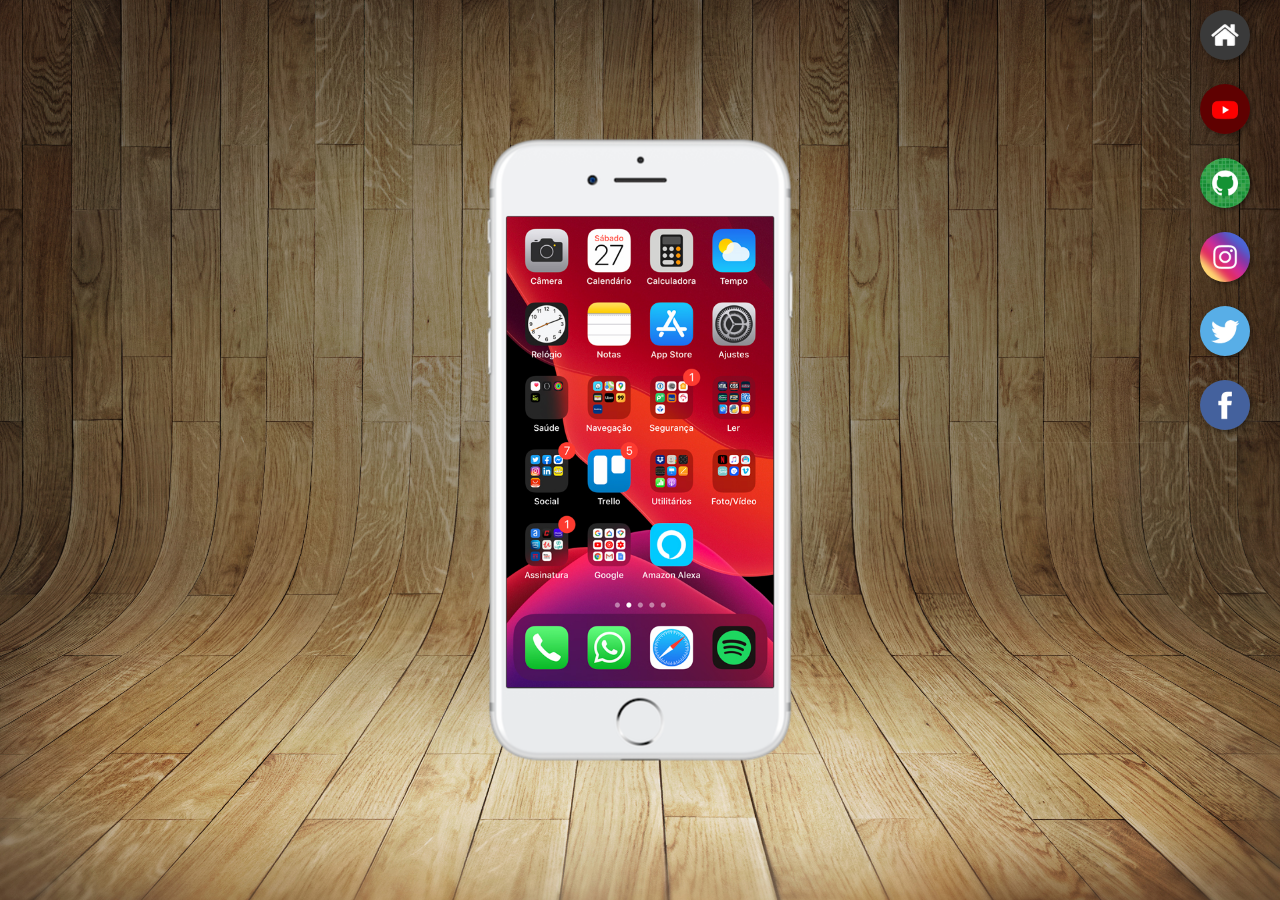
<file: index.html>
<!DOCTYPE html>
<html lang="pt-br">
<head>
    <meta charset="UTF-8">
    <meta name="viewport" content="width=device-width, initial-scale=1.0">
    <title>Projeto Redes Sociais</title>
    <link rel="shortcut icon" href="favicon.ico" type="image/x-icon">
    <link rel="stylesheet" href="estilos/style.css">
</head>
<body>
    <main>
        <section id="telefone">
            <iframe src="home.html"  name="tela" id="tela" frameborder="0">
                Seu Navegador não é compatível com isso.
            </iframe>
                
        </section>
        <section id="redes-sociais">
            <a href="home.htmls" target="tela"><img src="imagens/logo-home.jpg" alt="Home"></a> <br>
            <a href="youtube.html" target="tela"><img src="imagens/logo-youtube.jpg" alt="You Tube"></a> <br>
            <a href="github.html" target="tela"><img src="imagens/logo-github.jpg" alt="GitHub"></a> <br>
            <a href="instagram.html" target="tela"><img src="imagens/logo-instagram.jpg" alt="Instragem"></a> <br>
            <a href="twitter.html" target="tela"><img src="imagens/logo-twitter.jpg" alt="Twitter"></a> <br>
            <a href="facebook.html" target="tela"><img src="imagens/logo-facebook.jpg" alt="Facebook"></a>
        </section>
    </main>
</body>
</html>
</file>
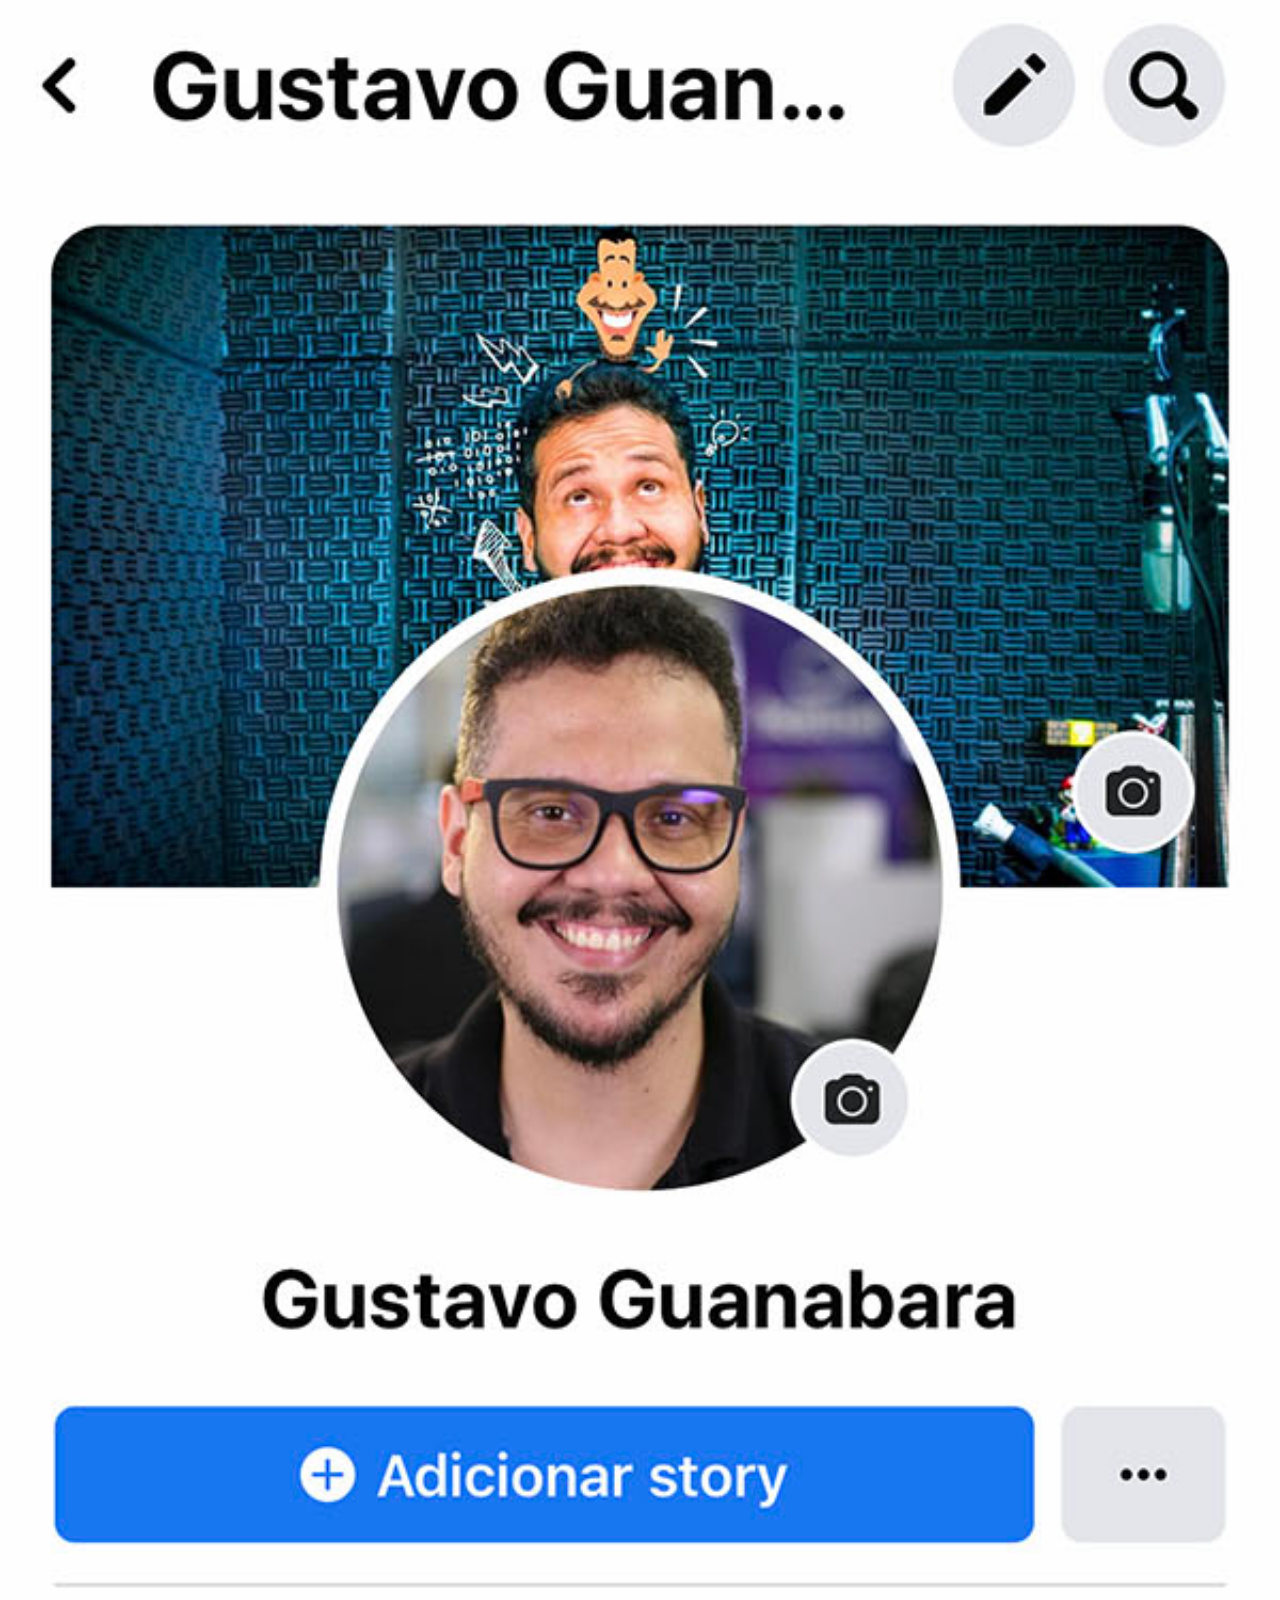
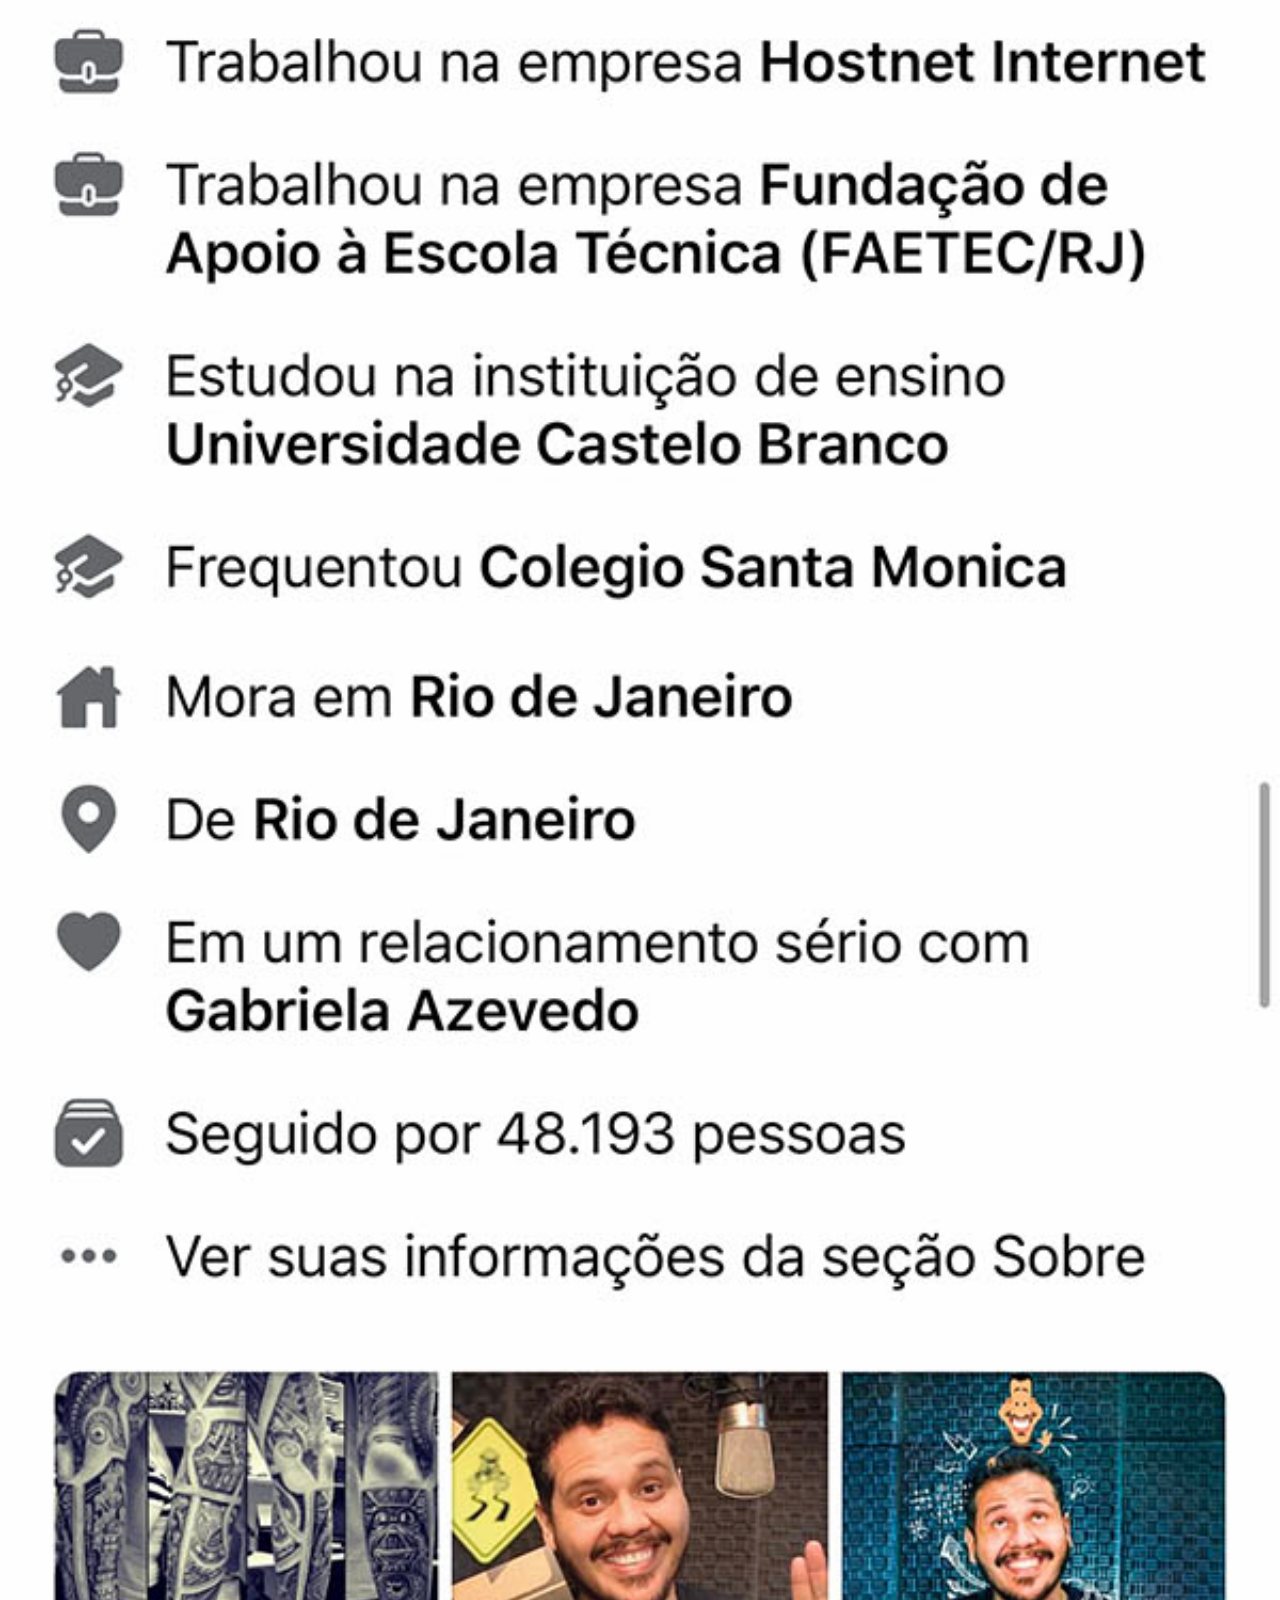
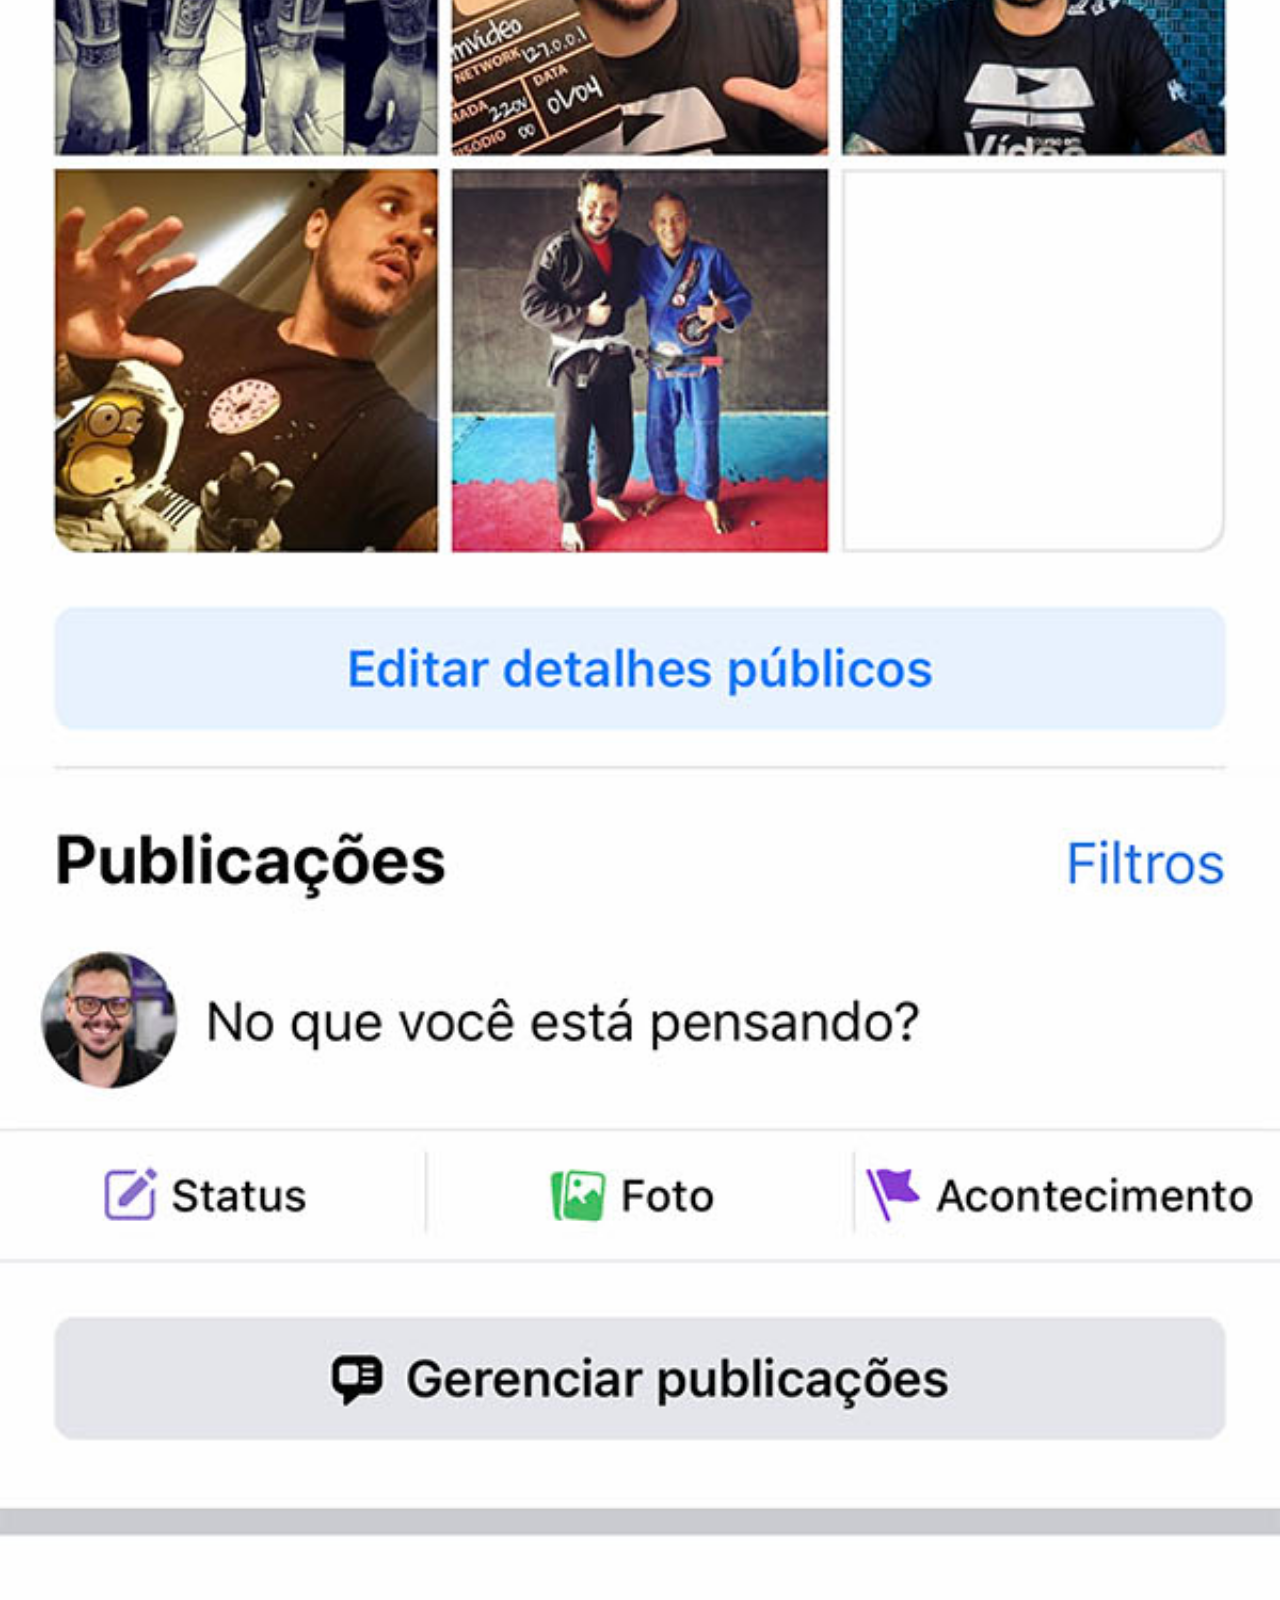
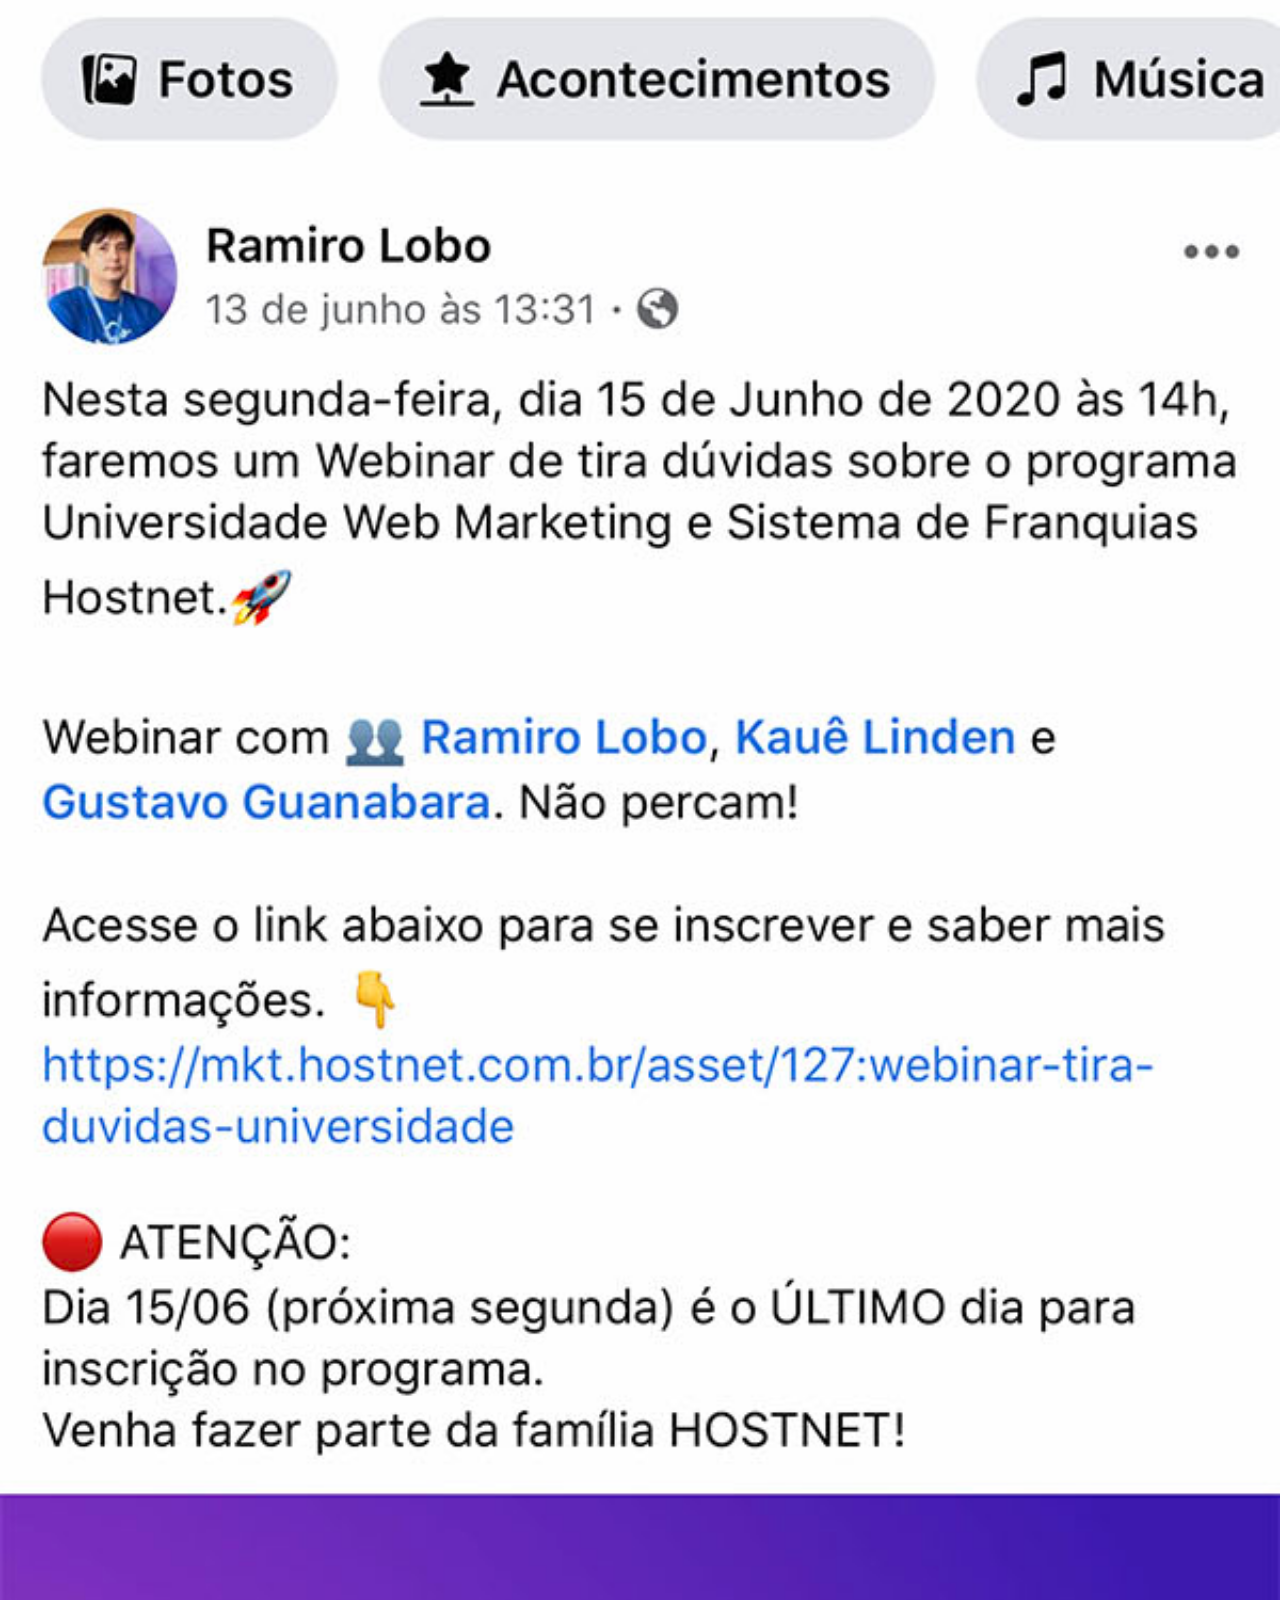
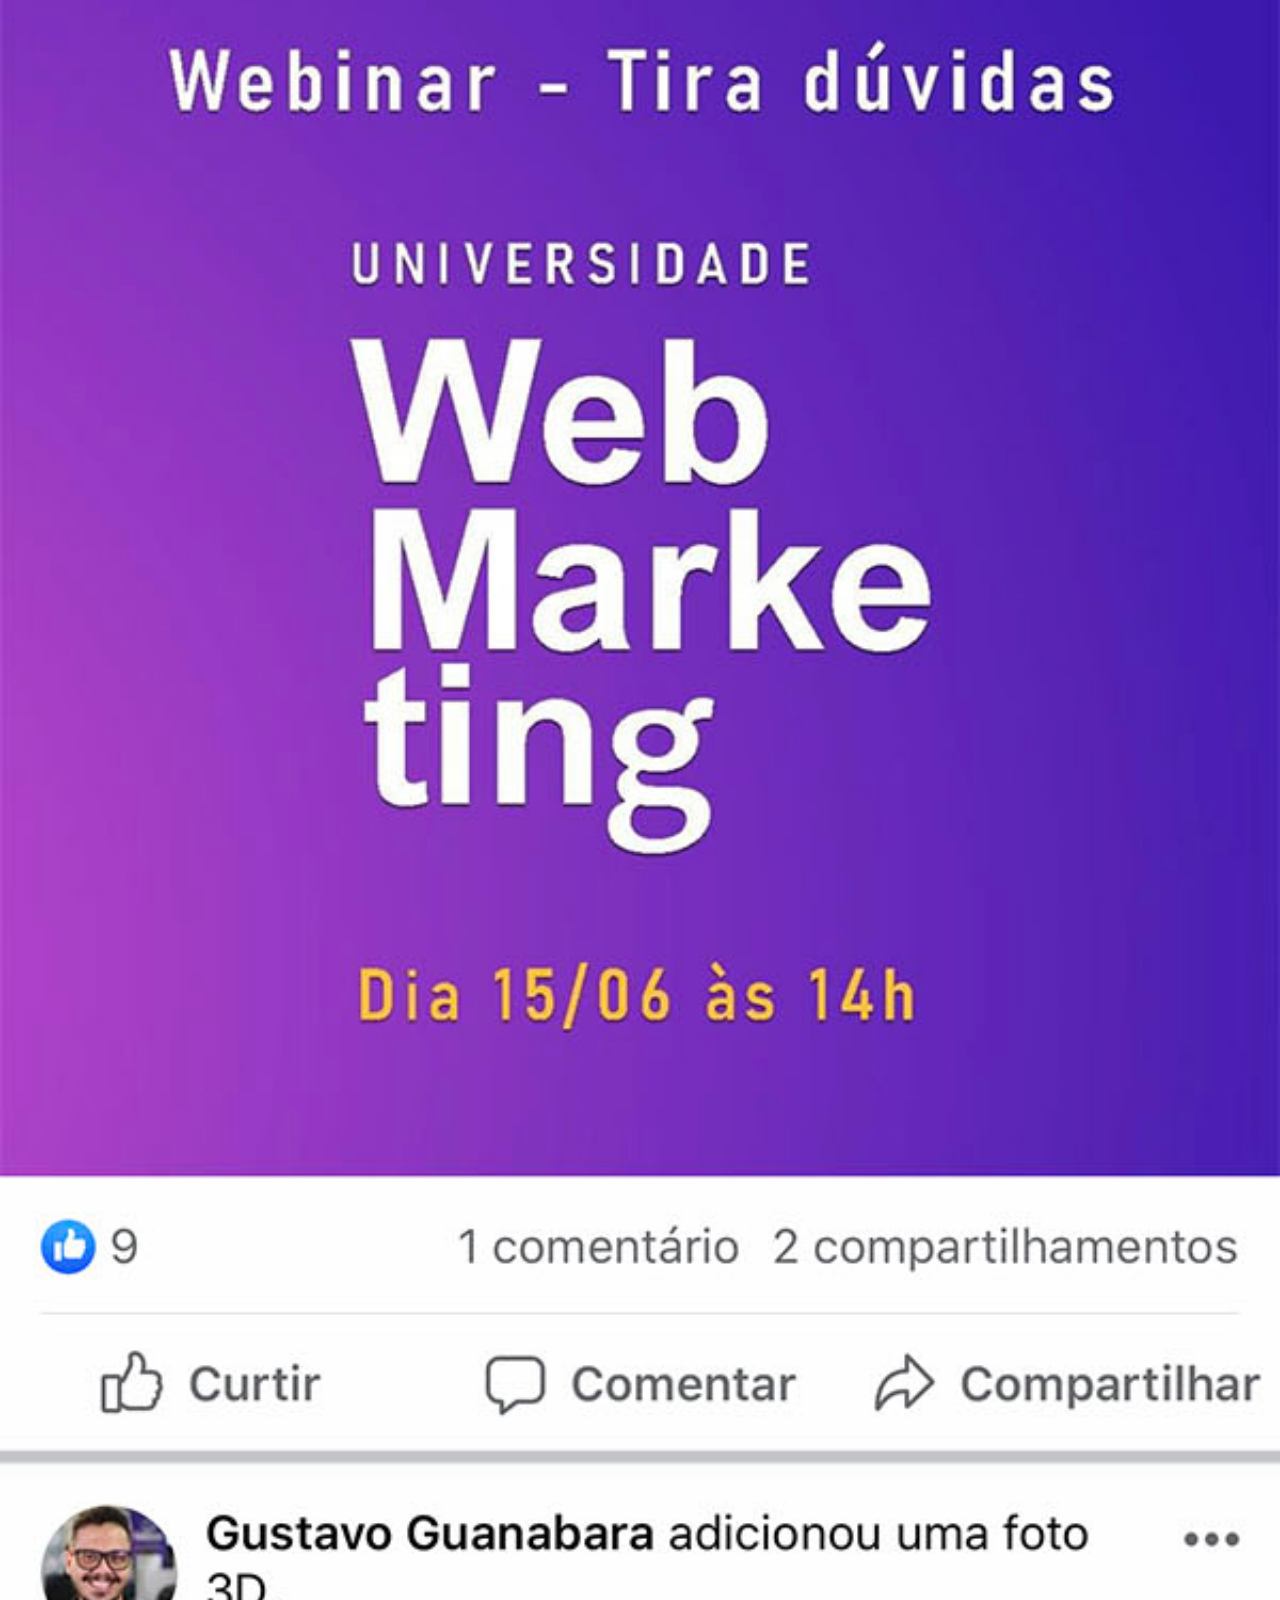
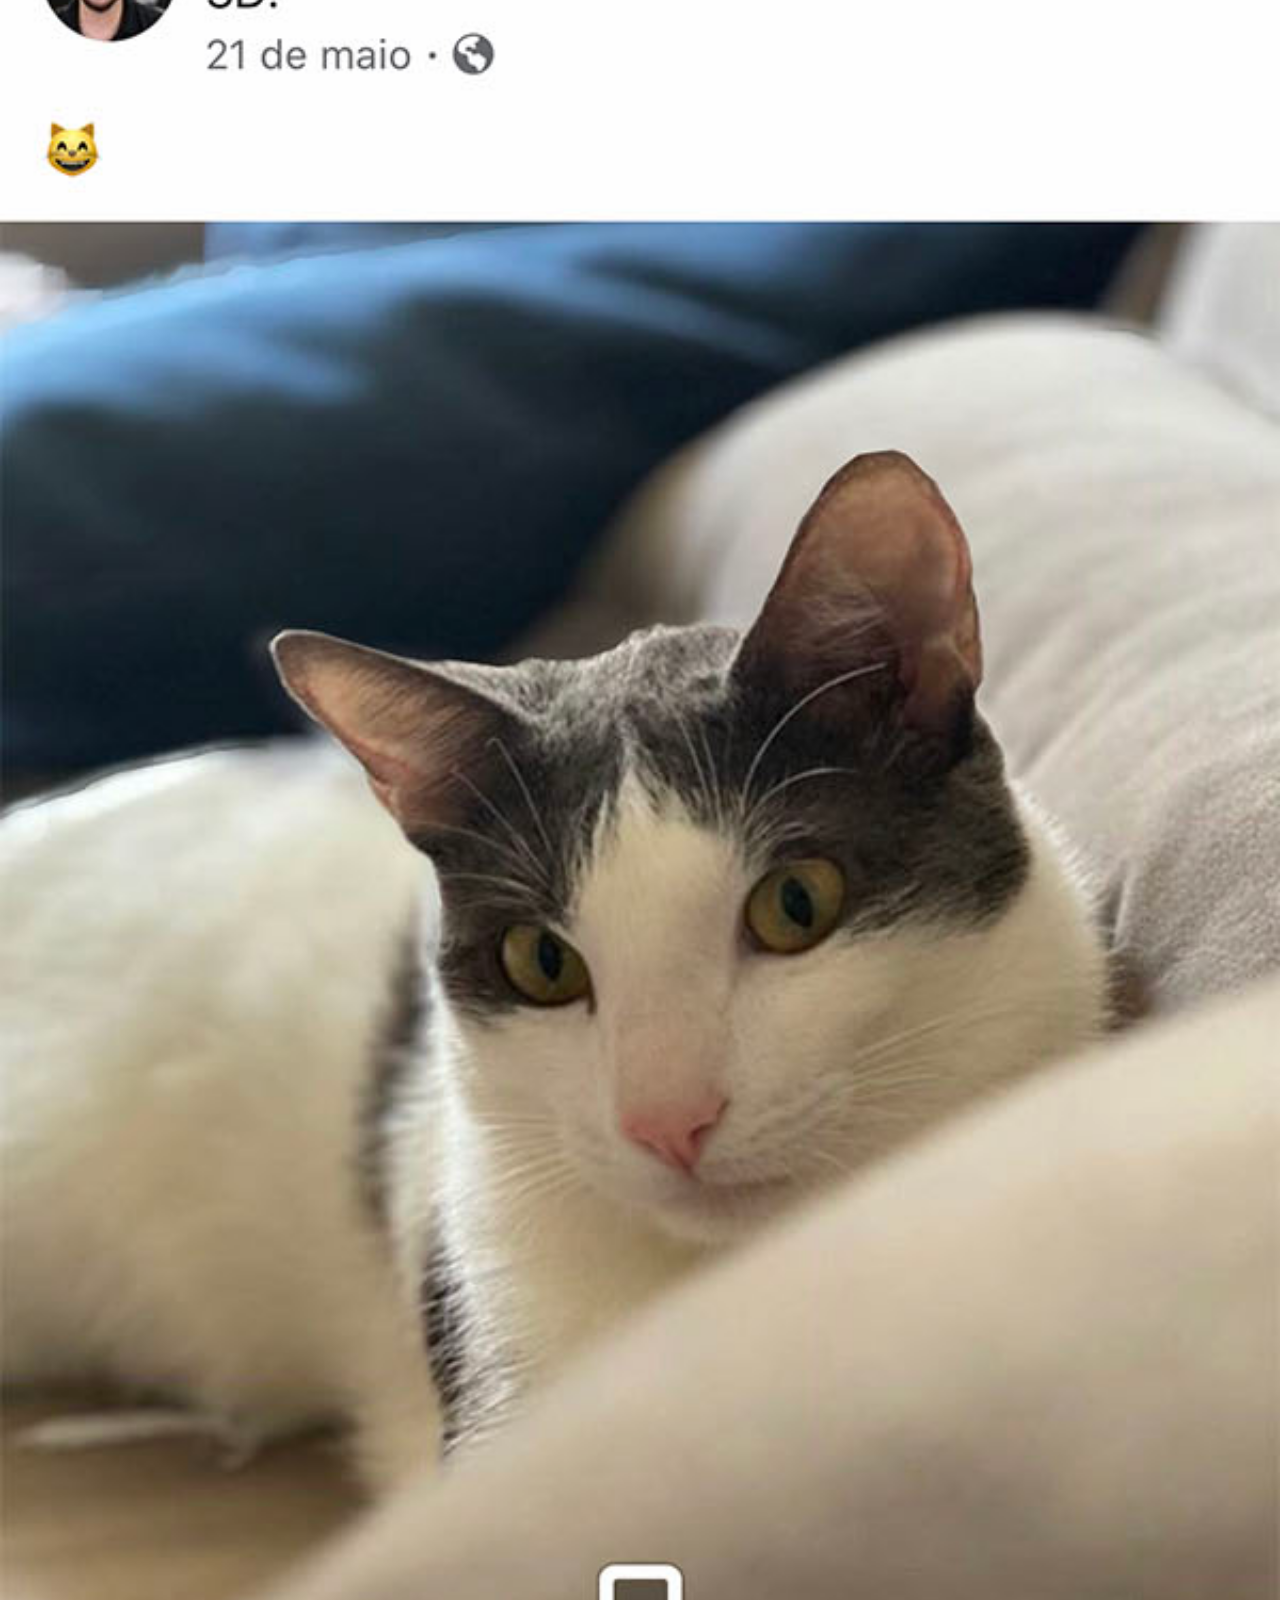
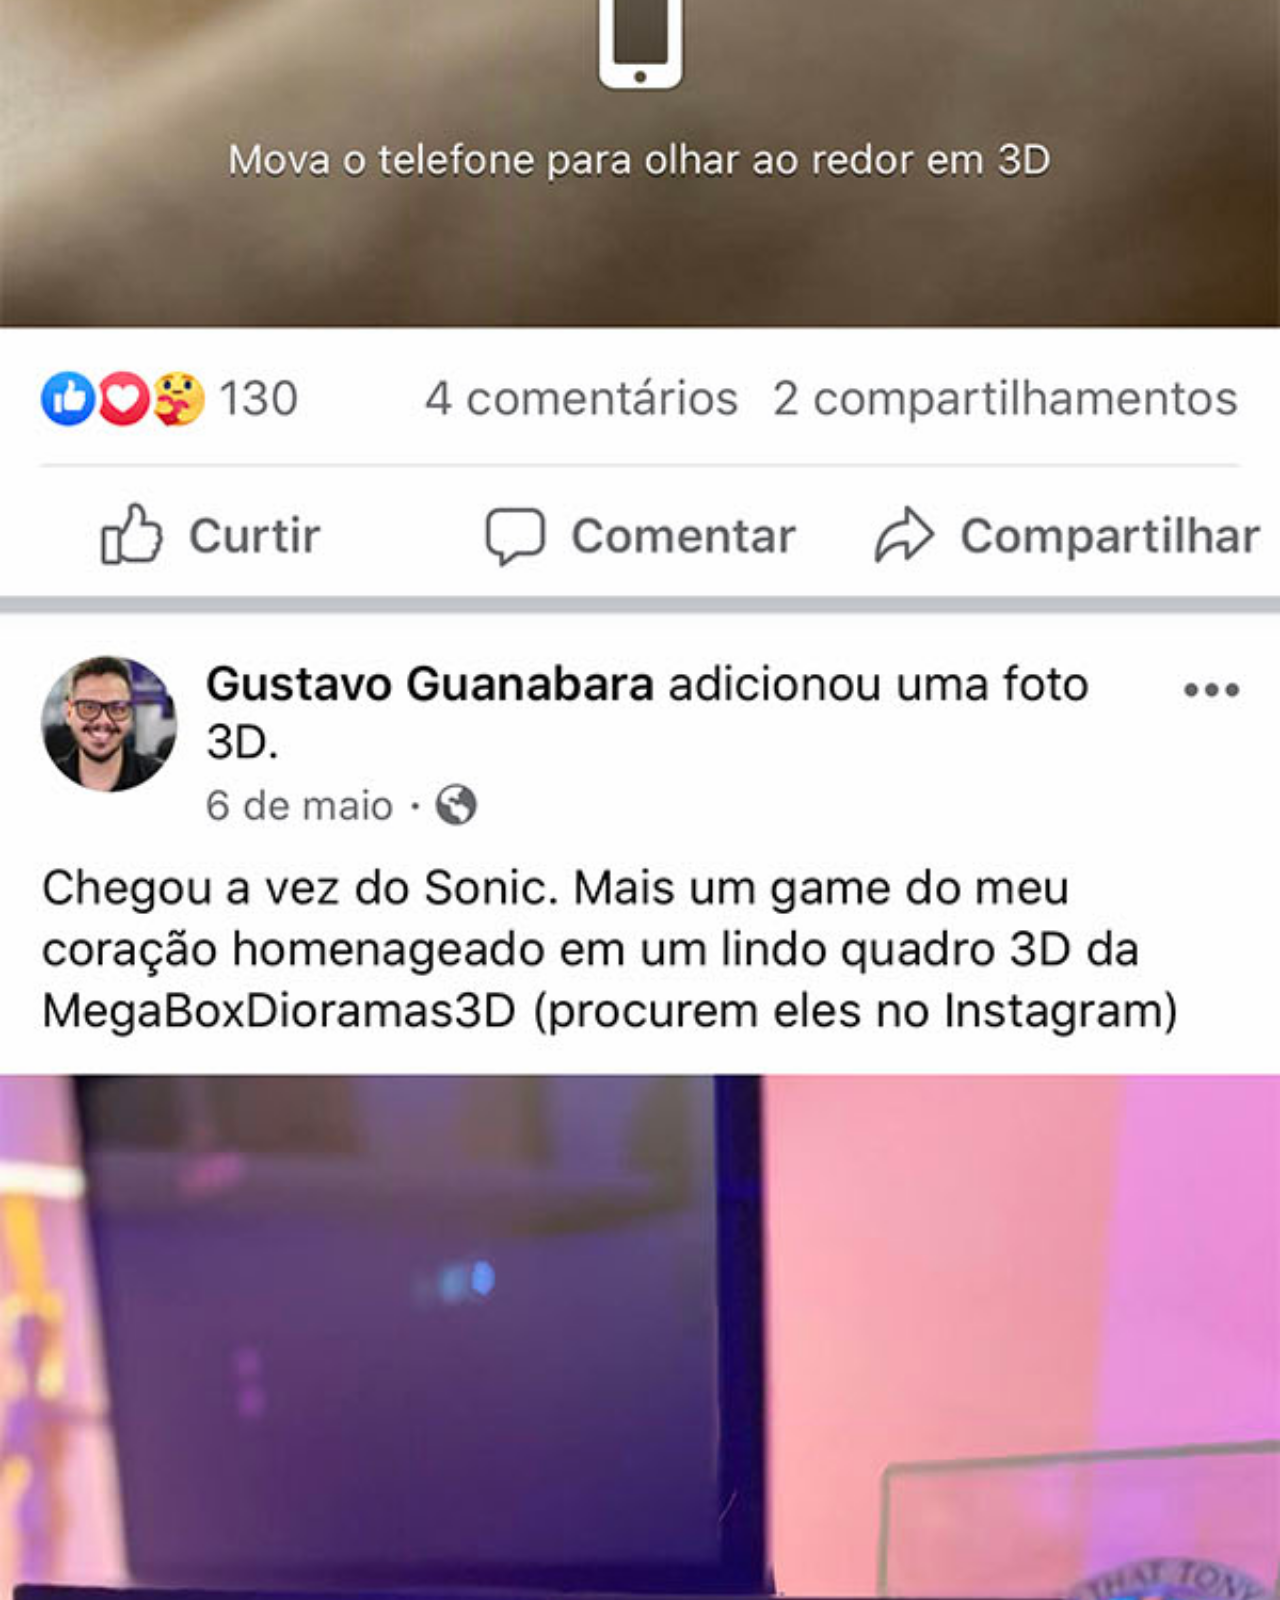
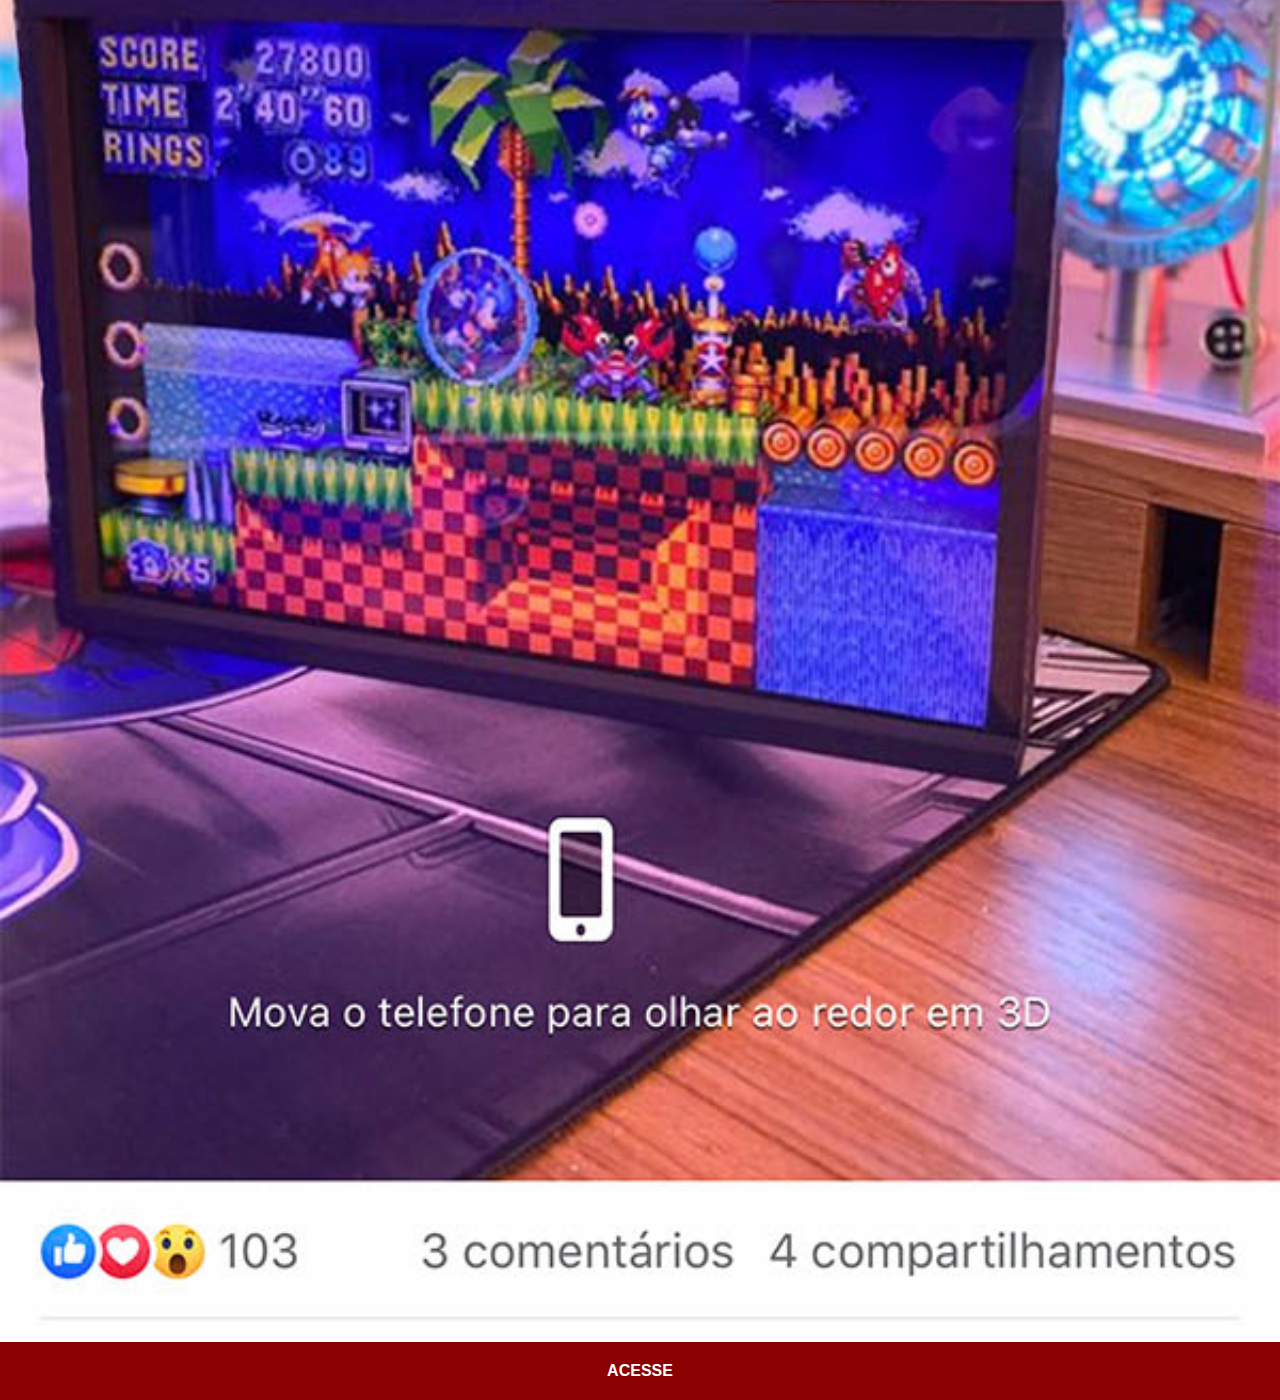
<file: facebook.html>
<!DOCTYPE html>
<html lang="pt-br">
<head>
    <meta charset="UTF-8">
    <meta name="viewport" content="width=device-width, initial-scale=1.0">
    <title>Facebook</title>
    <link rel="stylesheet" href="estilos/social.css">
</head>
<body>
    <img src="imagens/tela-facebook.jpg" alt="Facebook">
    <a href="https://www.facebook.com/gustavoguanabara/?locale=pt_BR" target="_blank">ACESSE</a>
</body>
</html>
</file>
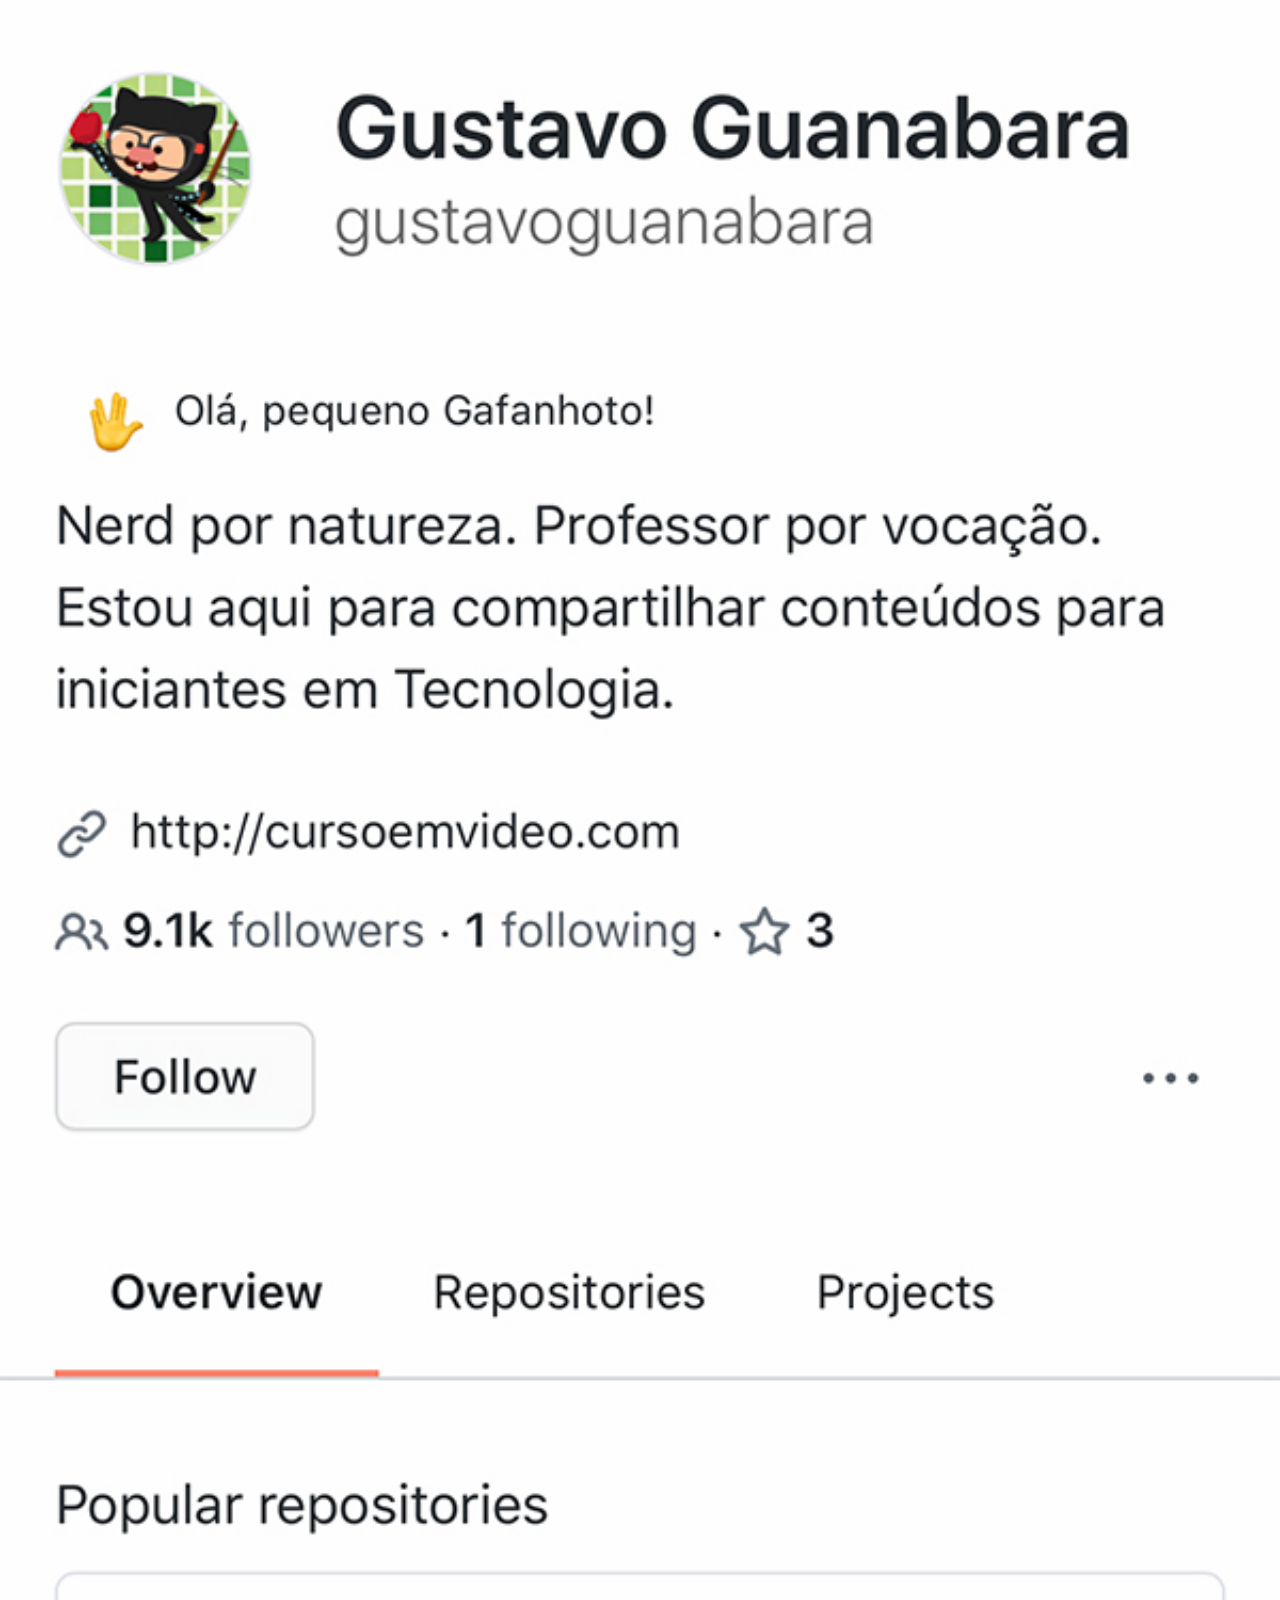
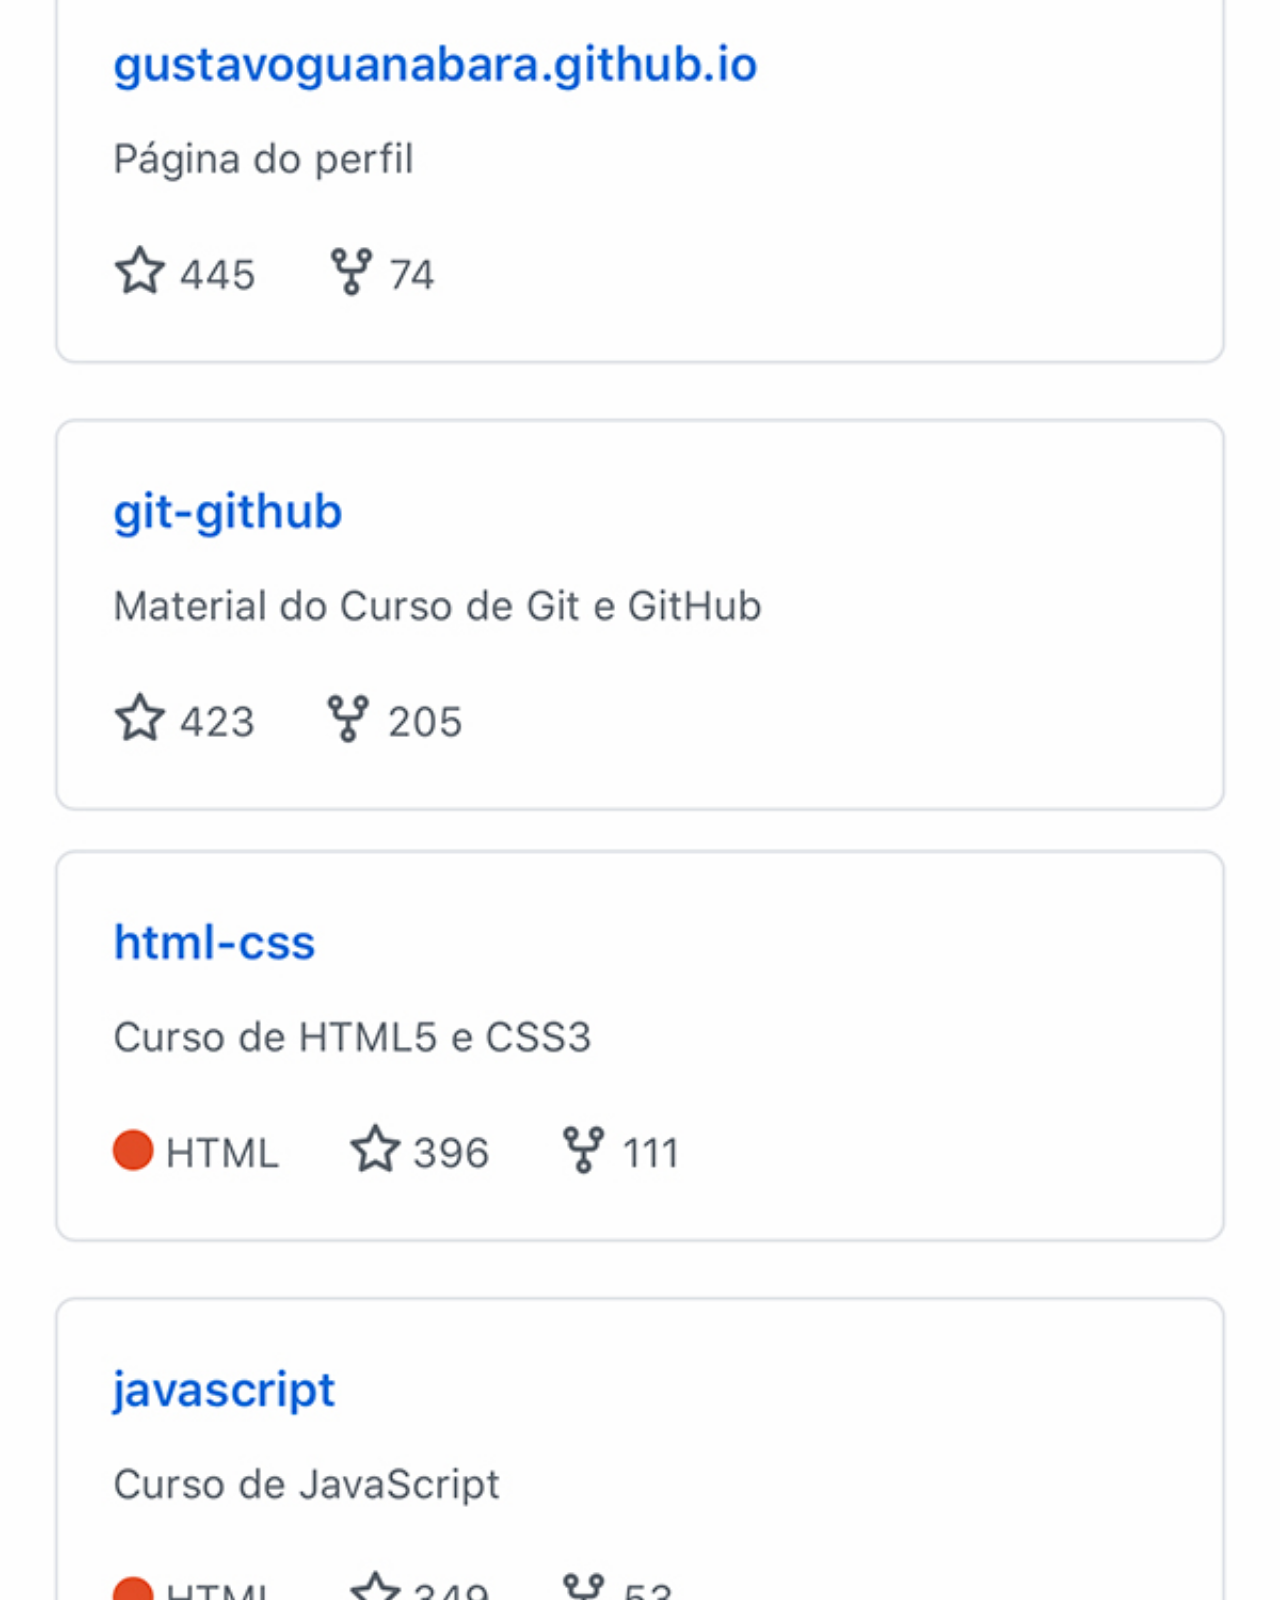
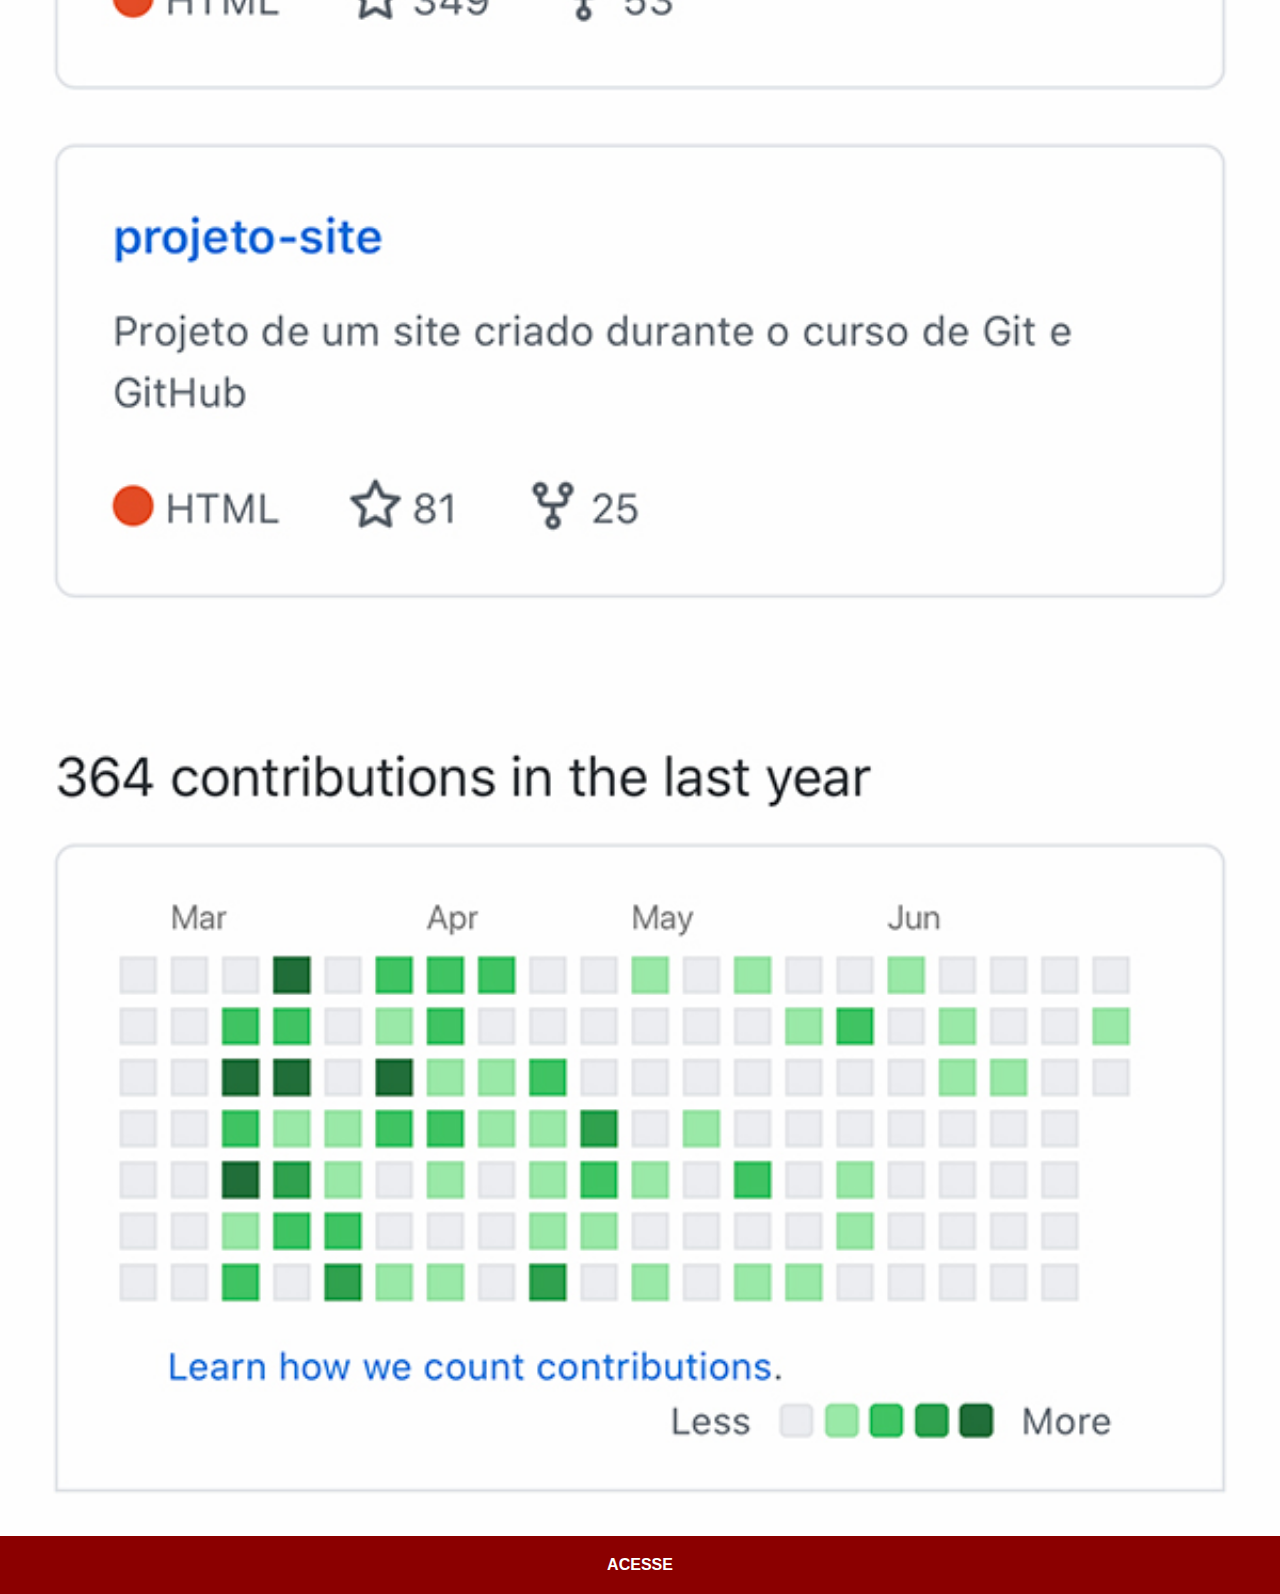
<file: github.html>
<!DOCTYPE html>
<html lang="pt-br">
<head>
    <meta charset="UTF-8">
    <meta name="viewport" content="width=device-width, initial-scale=1.0">
    <title>GitHub</title>
    <link rel="stylesheet" href="estilos/social.css">
</head>
<body>
    <img src="imagens/tela-github.jpg" alt="GitHub">
   <a href="Https://github.com/gustavoguanabara/" target="_blank">ACESSE</a> 
</body>
</html>
</file>
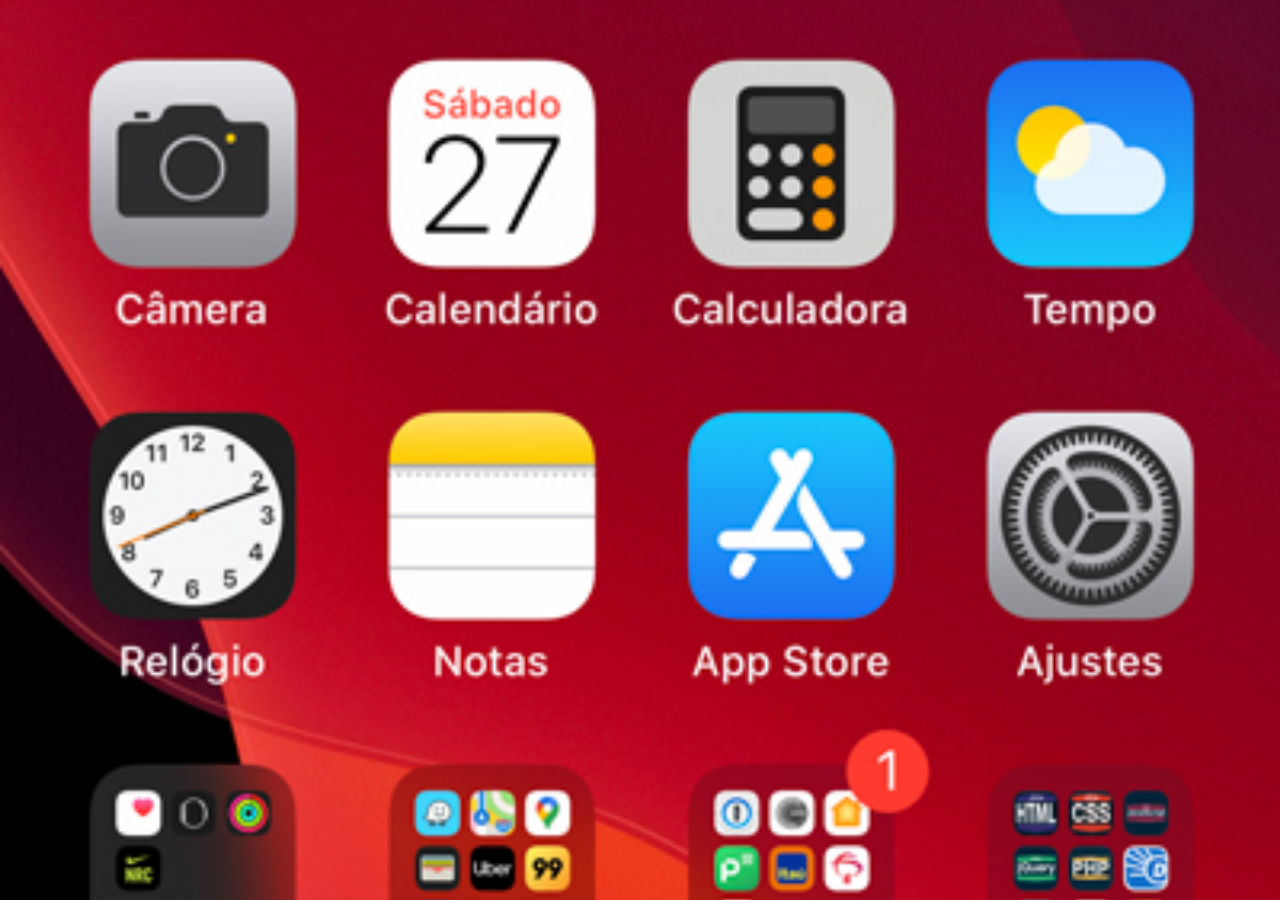
<file: home.html>
<!DOCTYPE html>
<html lang="pt-br">
<head>
    <meta charset="UTF-8">
    <meta name="viewport" content="width=device-width, initial-scale=1.0">
    <title>Home</title>
    <Style>
        *{
           margin: 0px;
           padding: 0px; 
        }

        body {
            width: 100vw;
            height: 100vh;
            background: black url('imagens/tela-home.jpg') no-repeat top center;
            background-size: cover;
        }
    </Style>
</head>
<body>
    
</body>
</html>
</file>
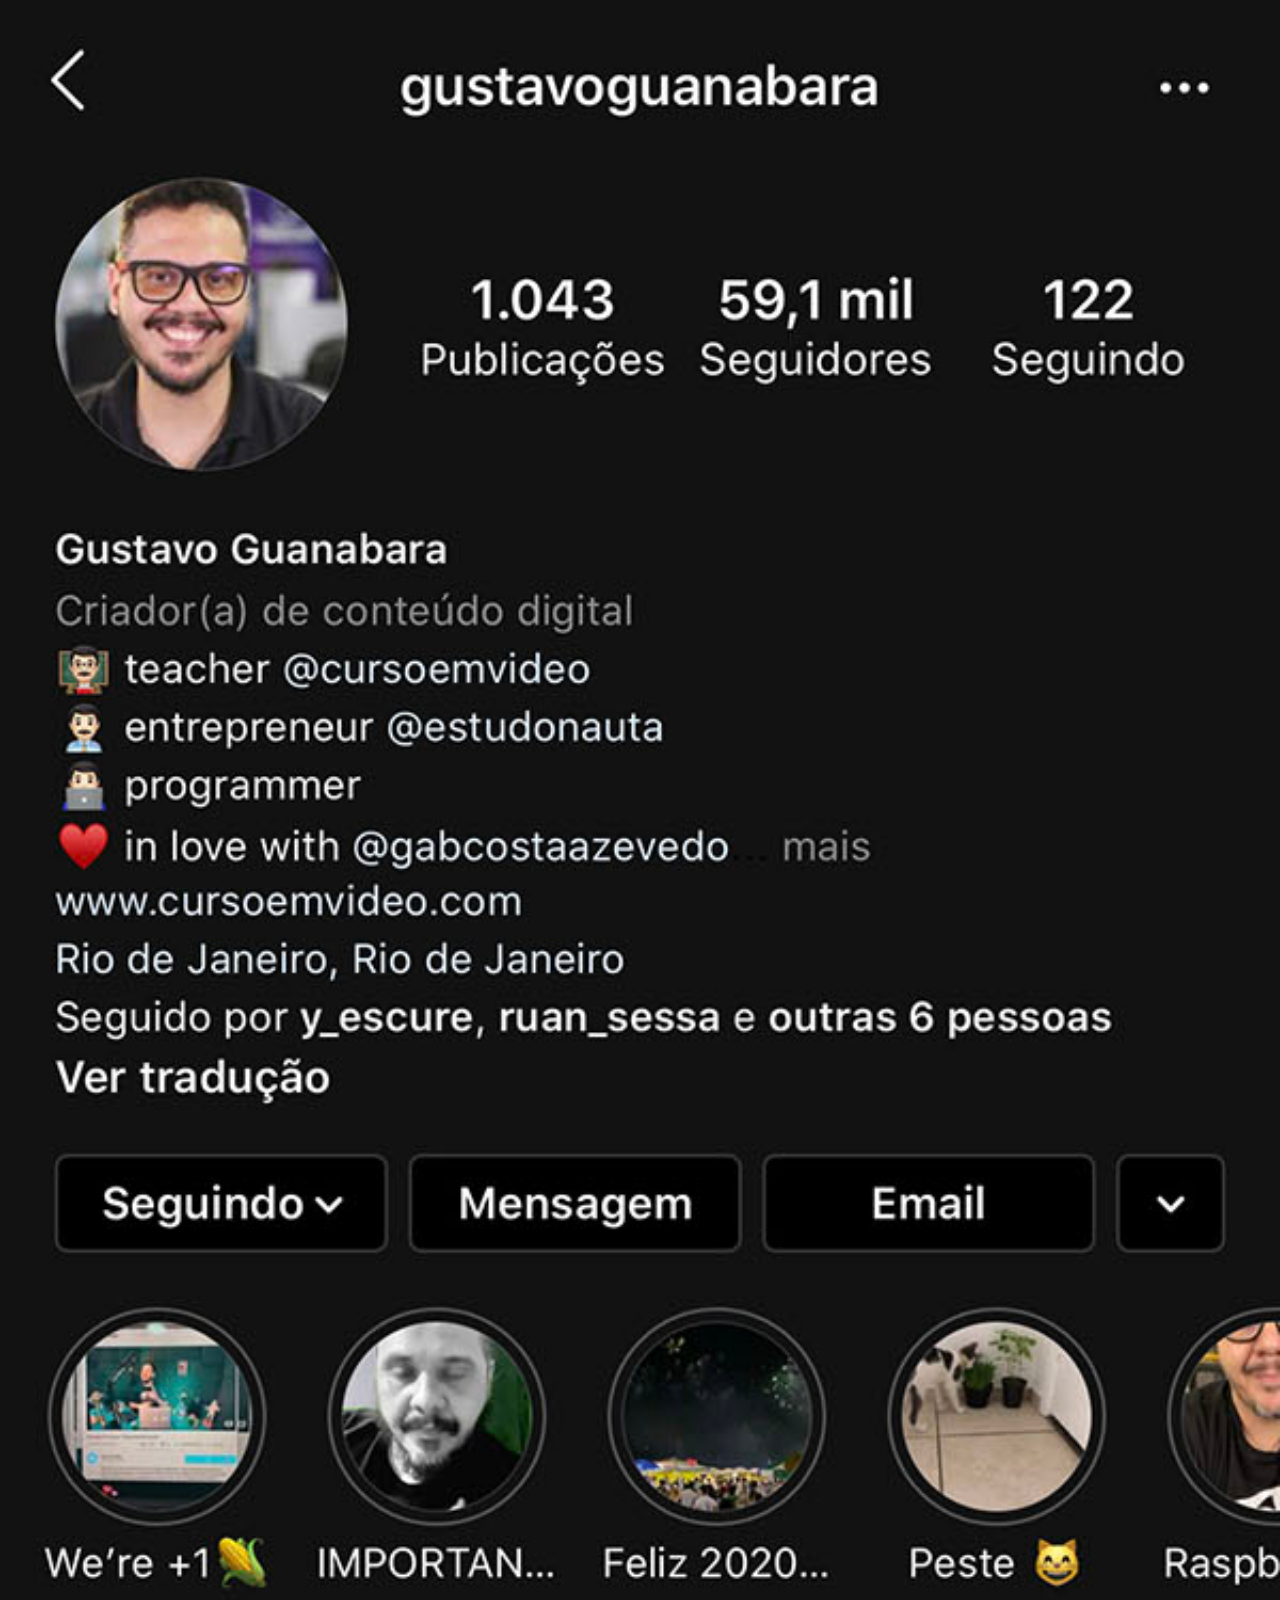
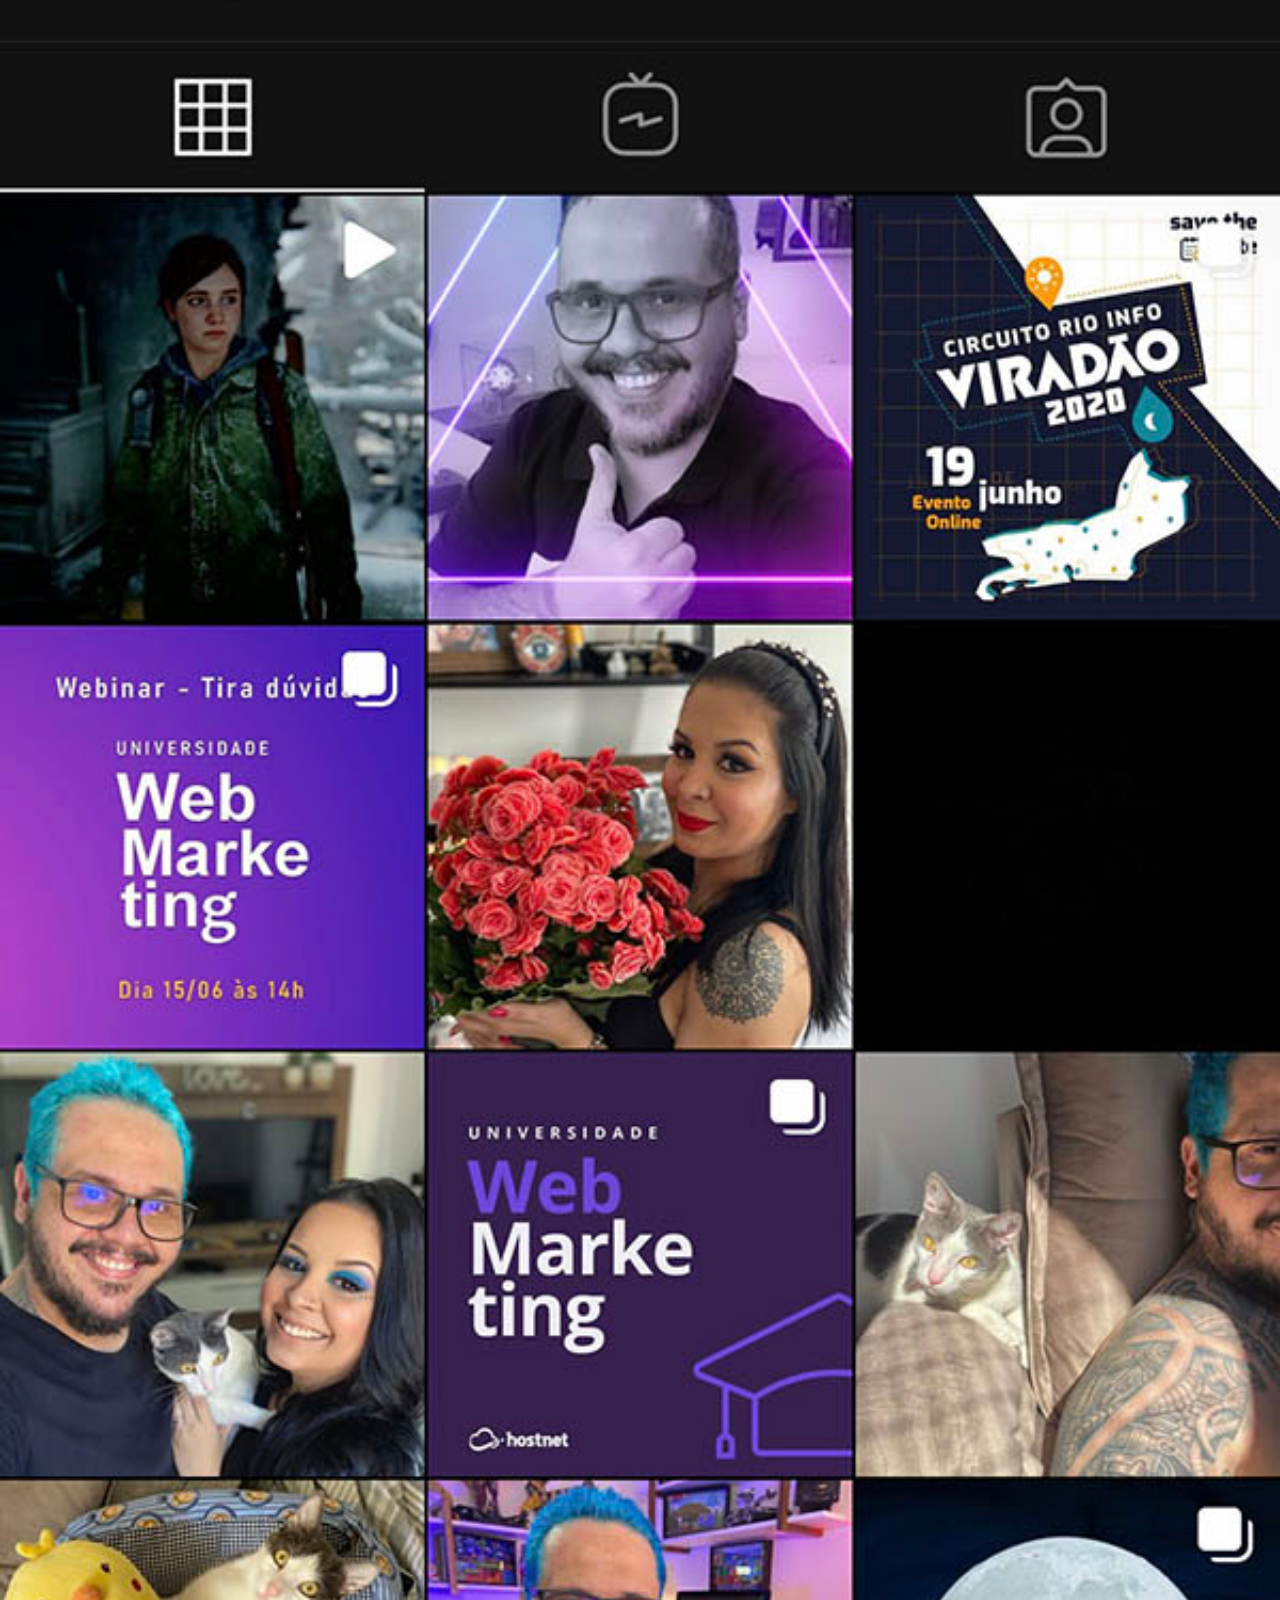
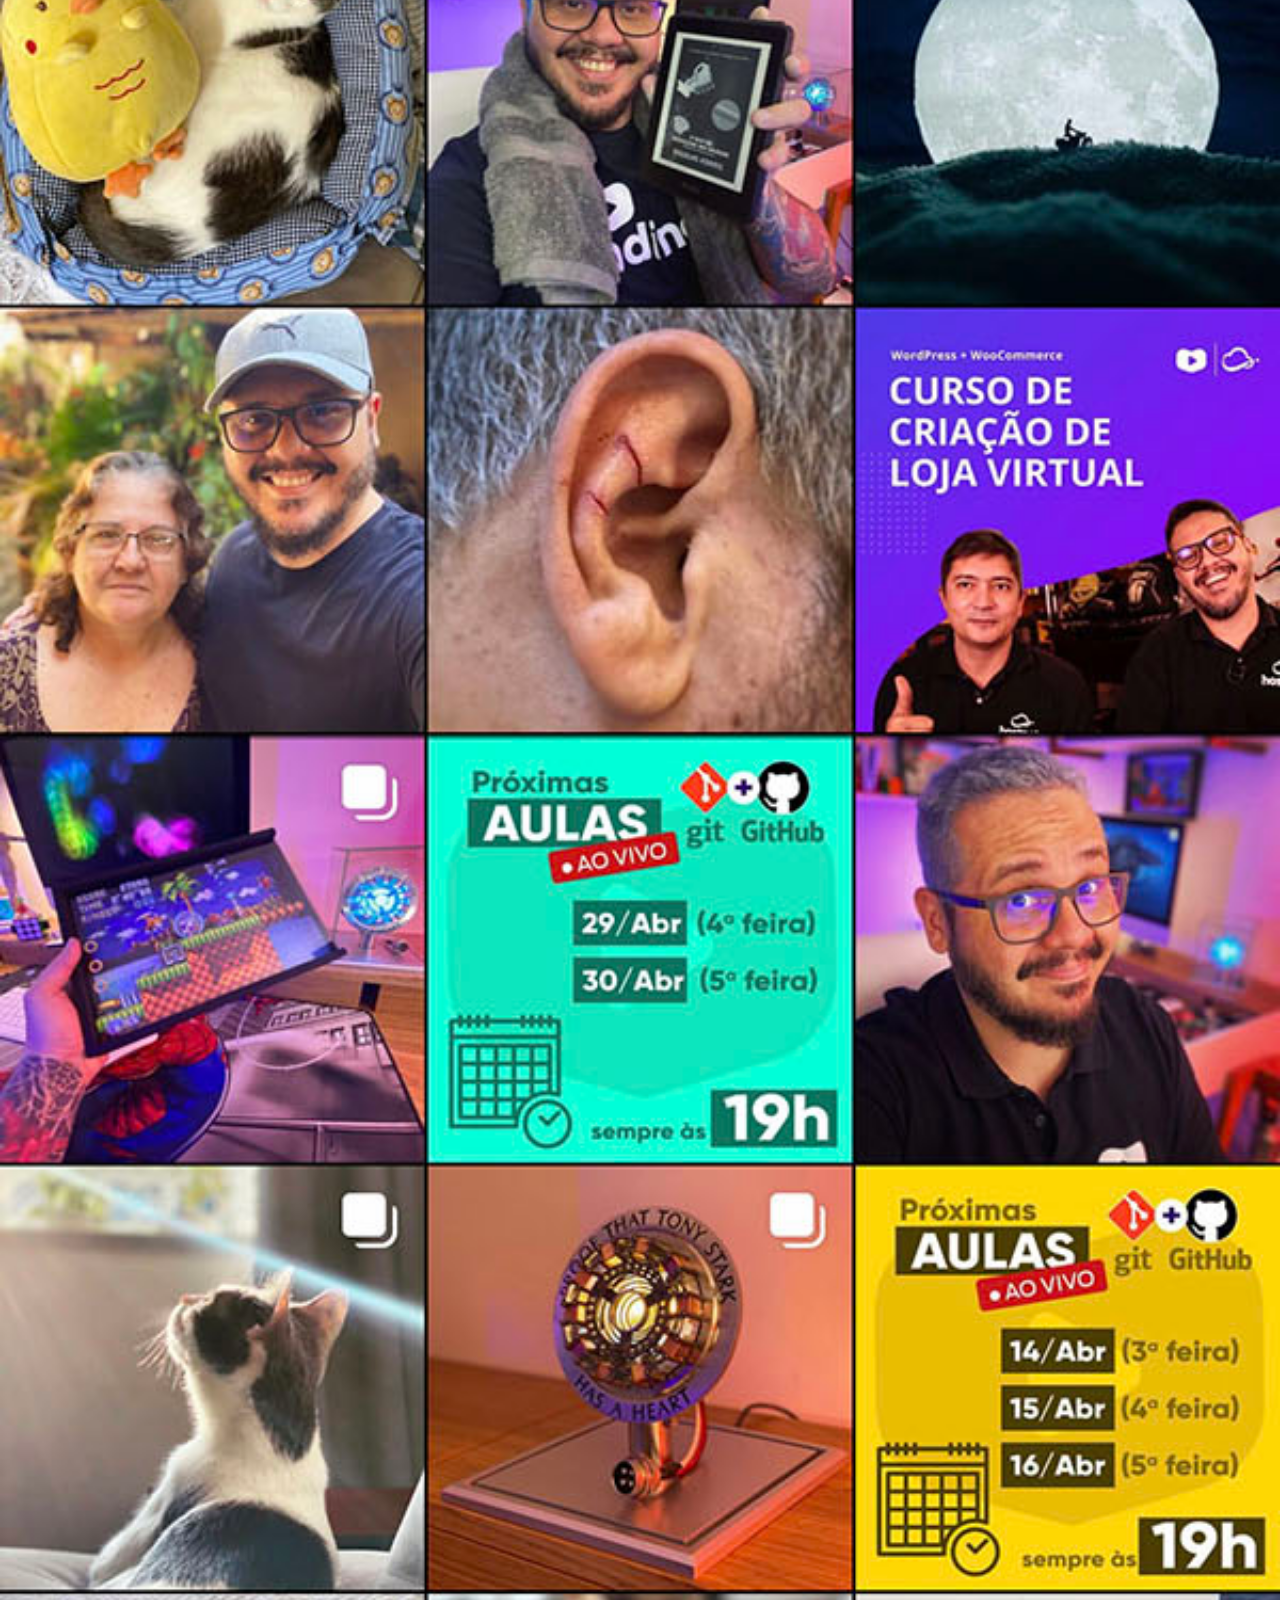
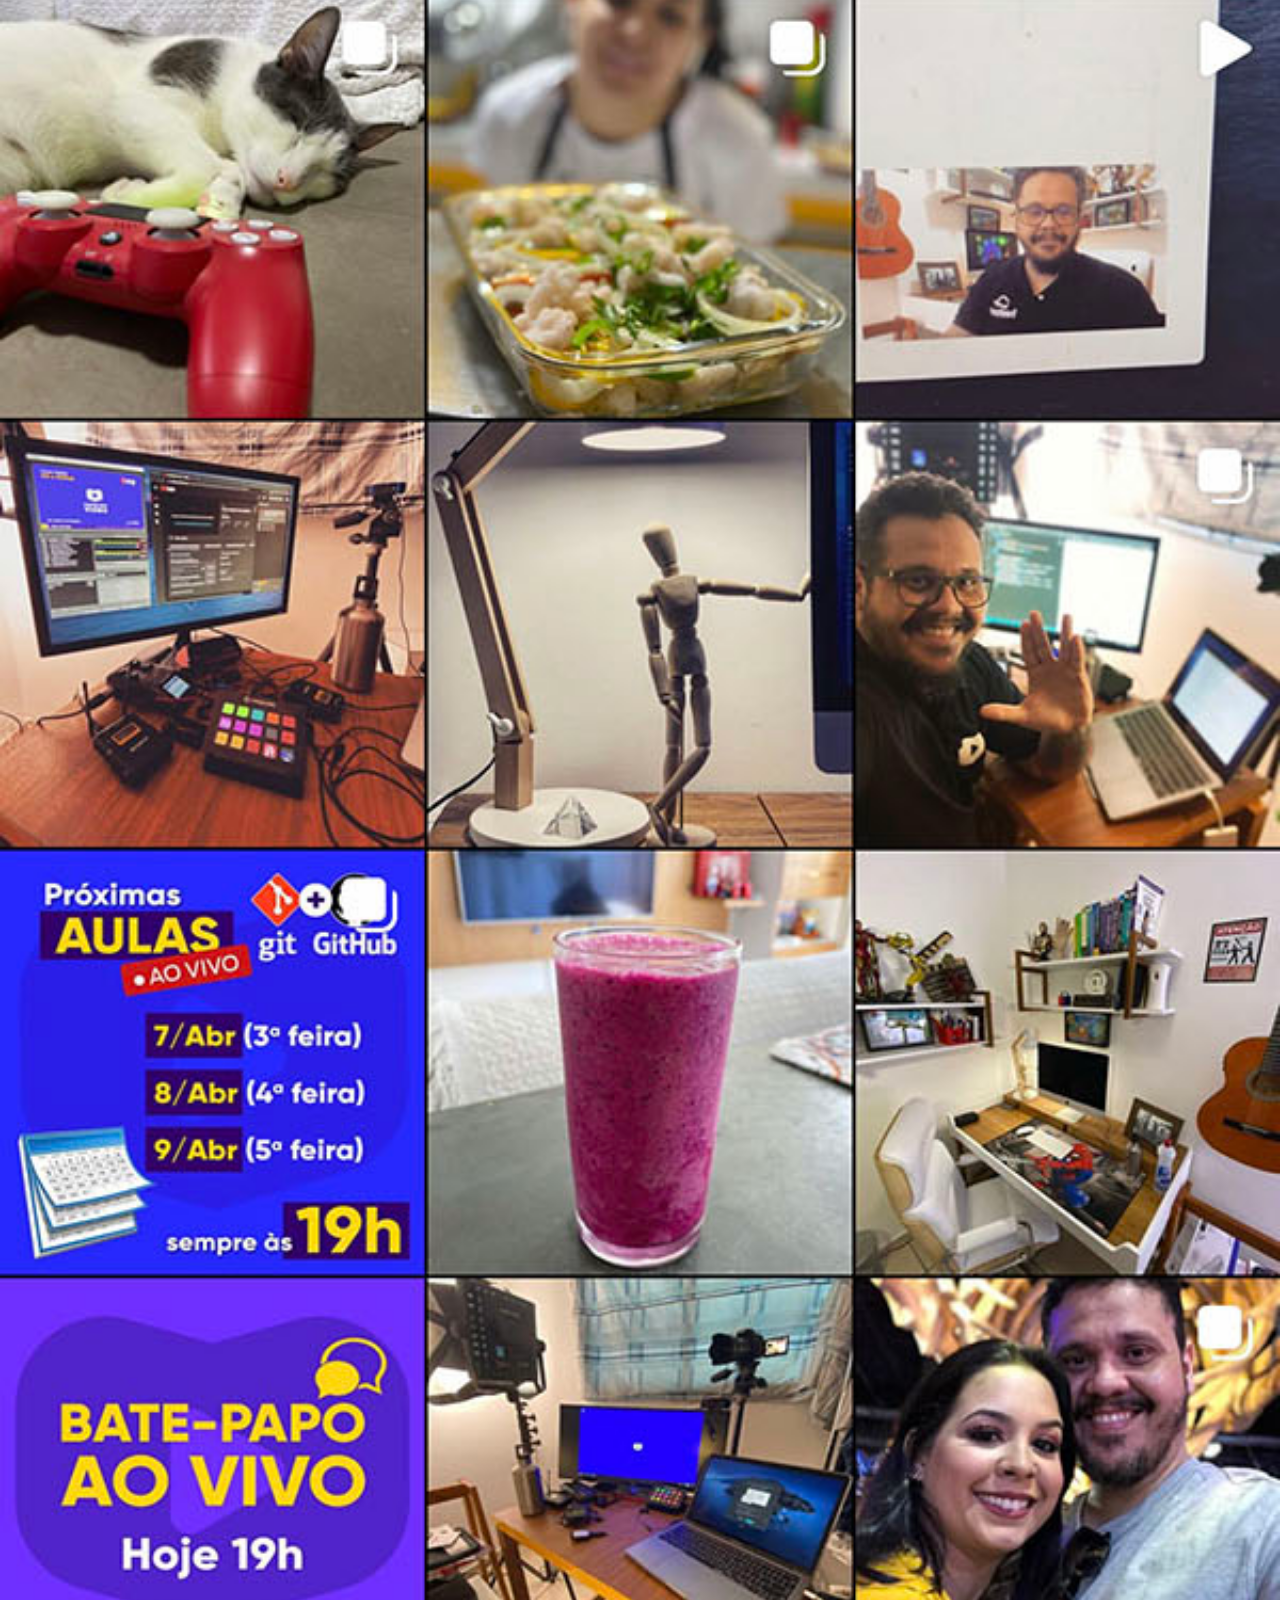
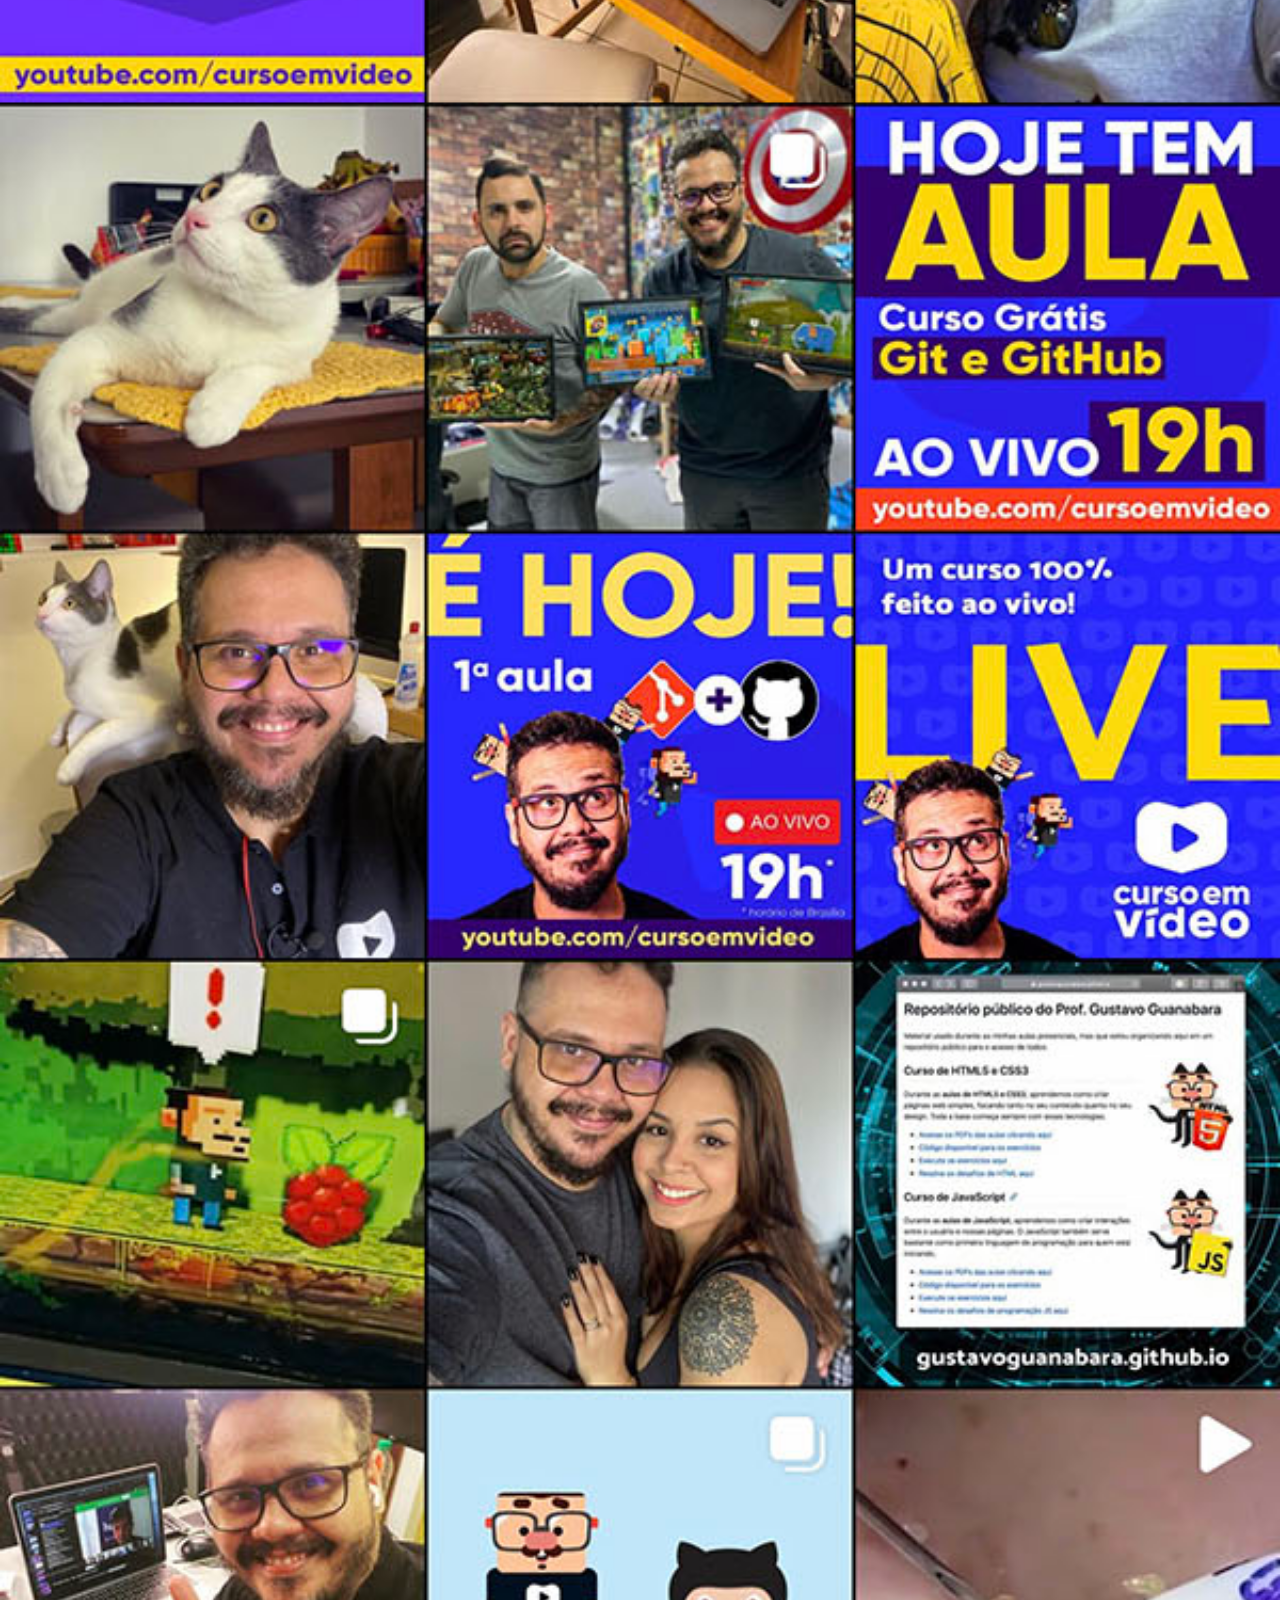
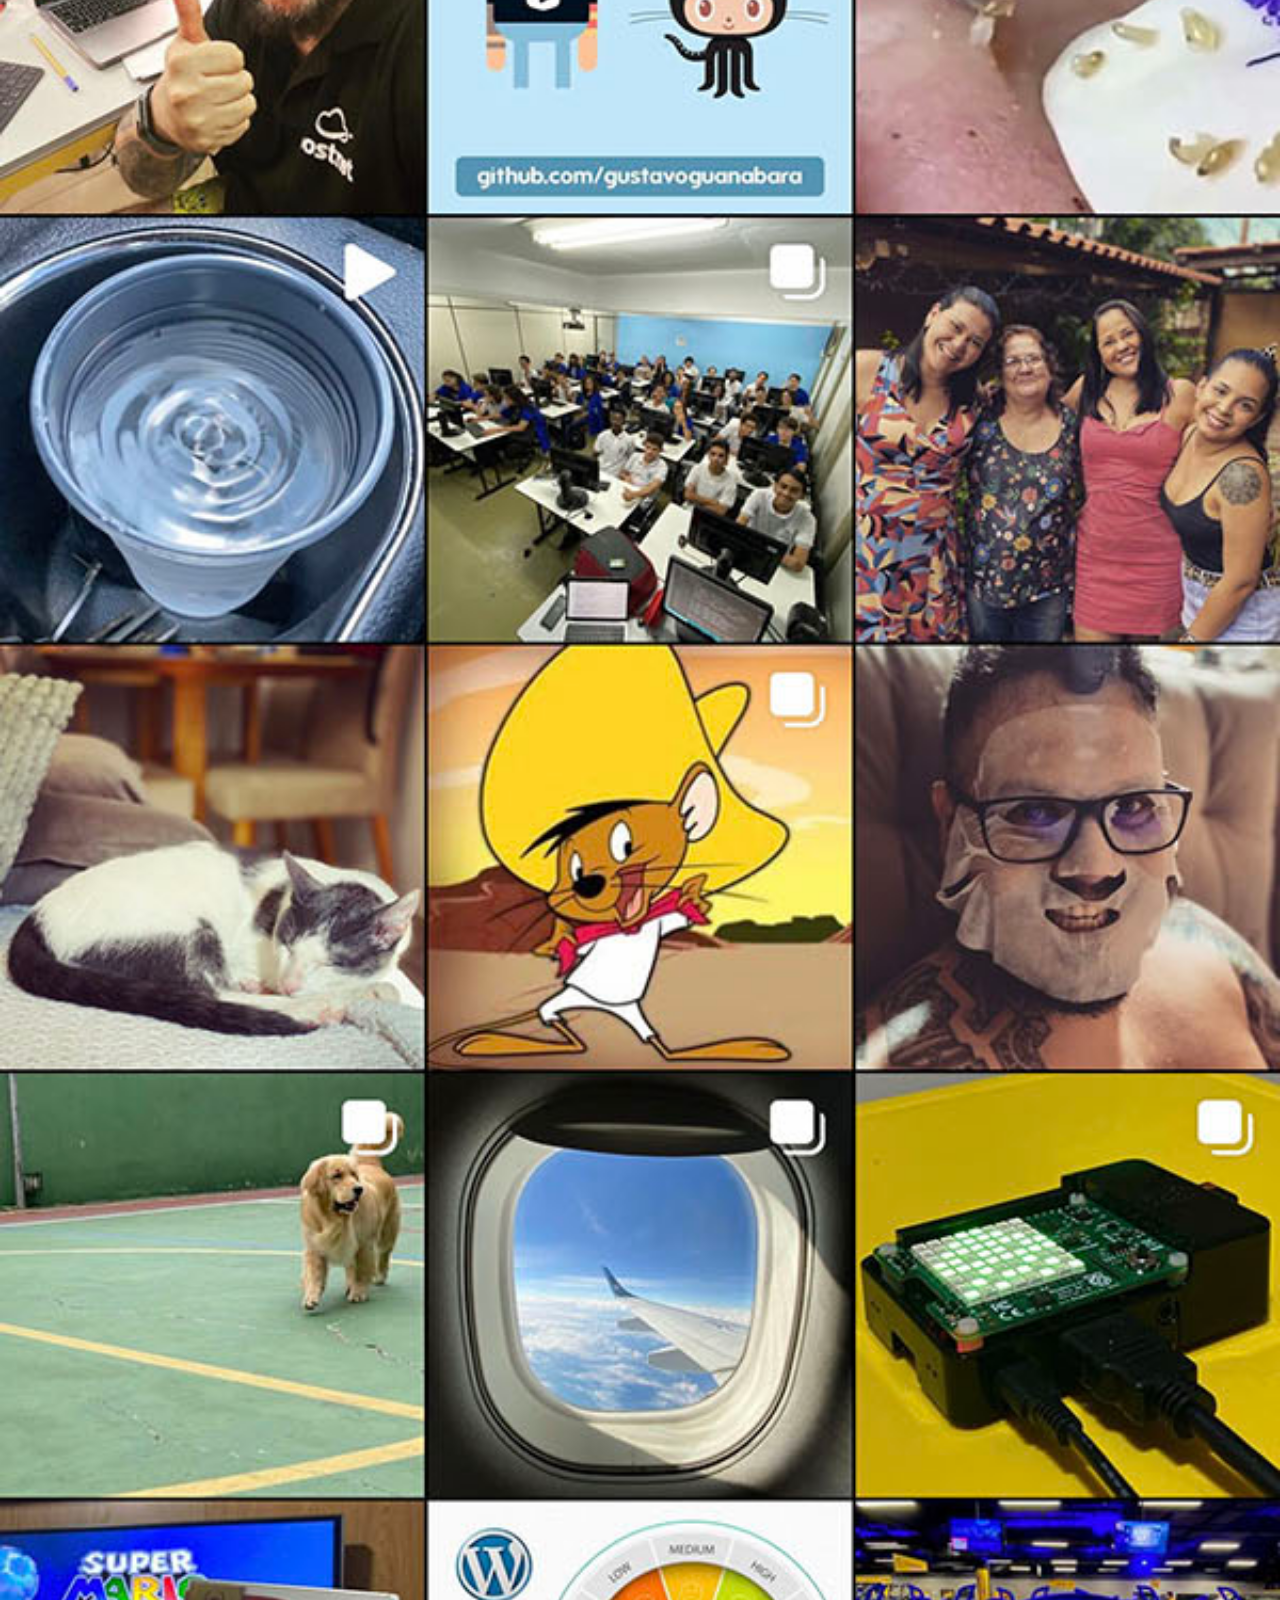
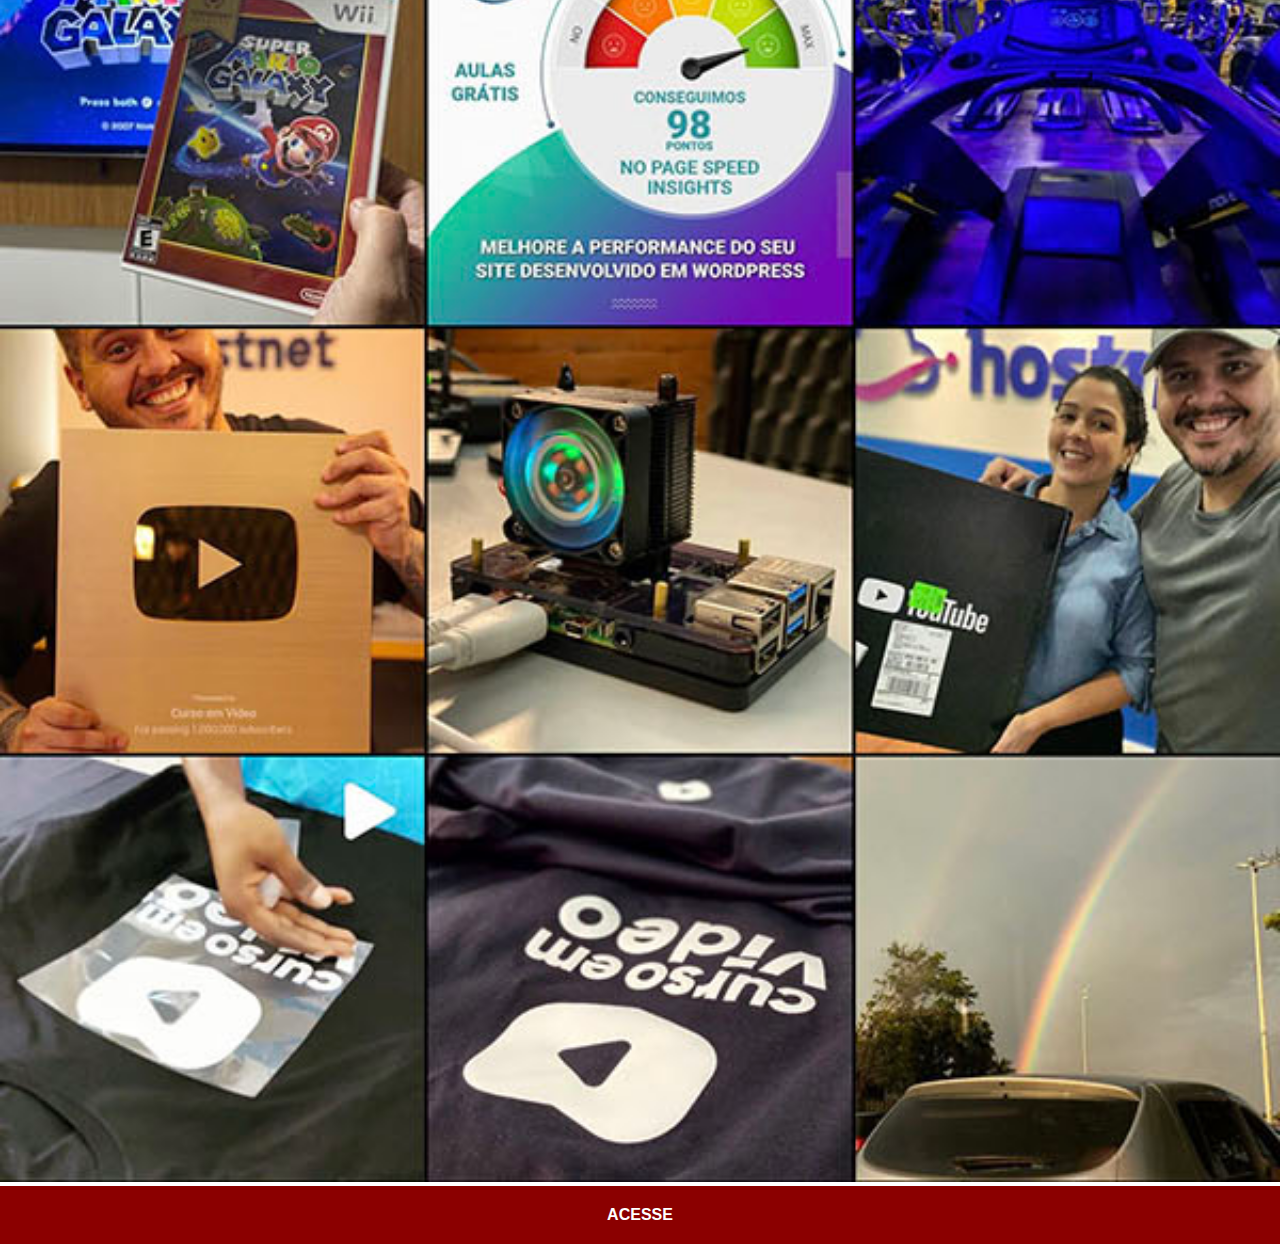
<file: instagram.html>
<!DOCTYPE html>
<html lang="pt-br">
<head>
    <meta charset="UTF-8">
    <meta name="viewport" content="width=device-width, initial-scale=1.0">
    <title>Instragram</title>
    <link rel="stylesheet" href="estilos/social.css">
</head>
<body>
    <img src="imagens/tela-instagram.jpg" alt="Instagram">
    <a href="https://www.instagram.com/gustavoguanabara/" target="_blank">ACESSE</a>
</body>
</html>
</file>
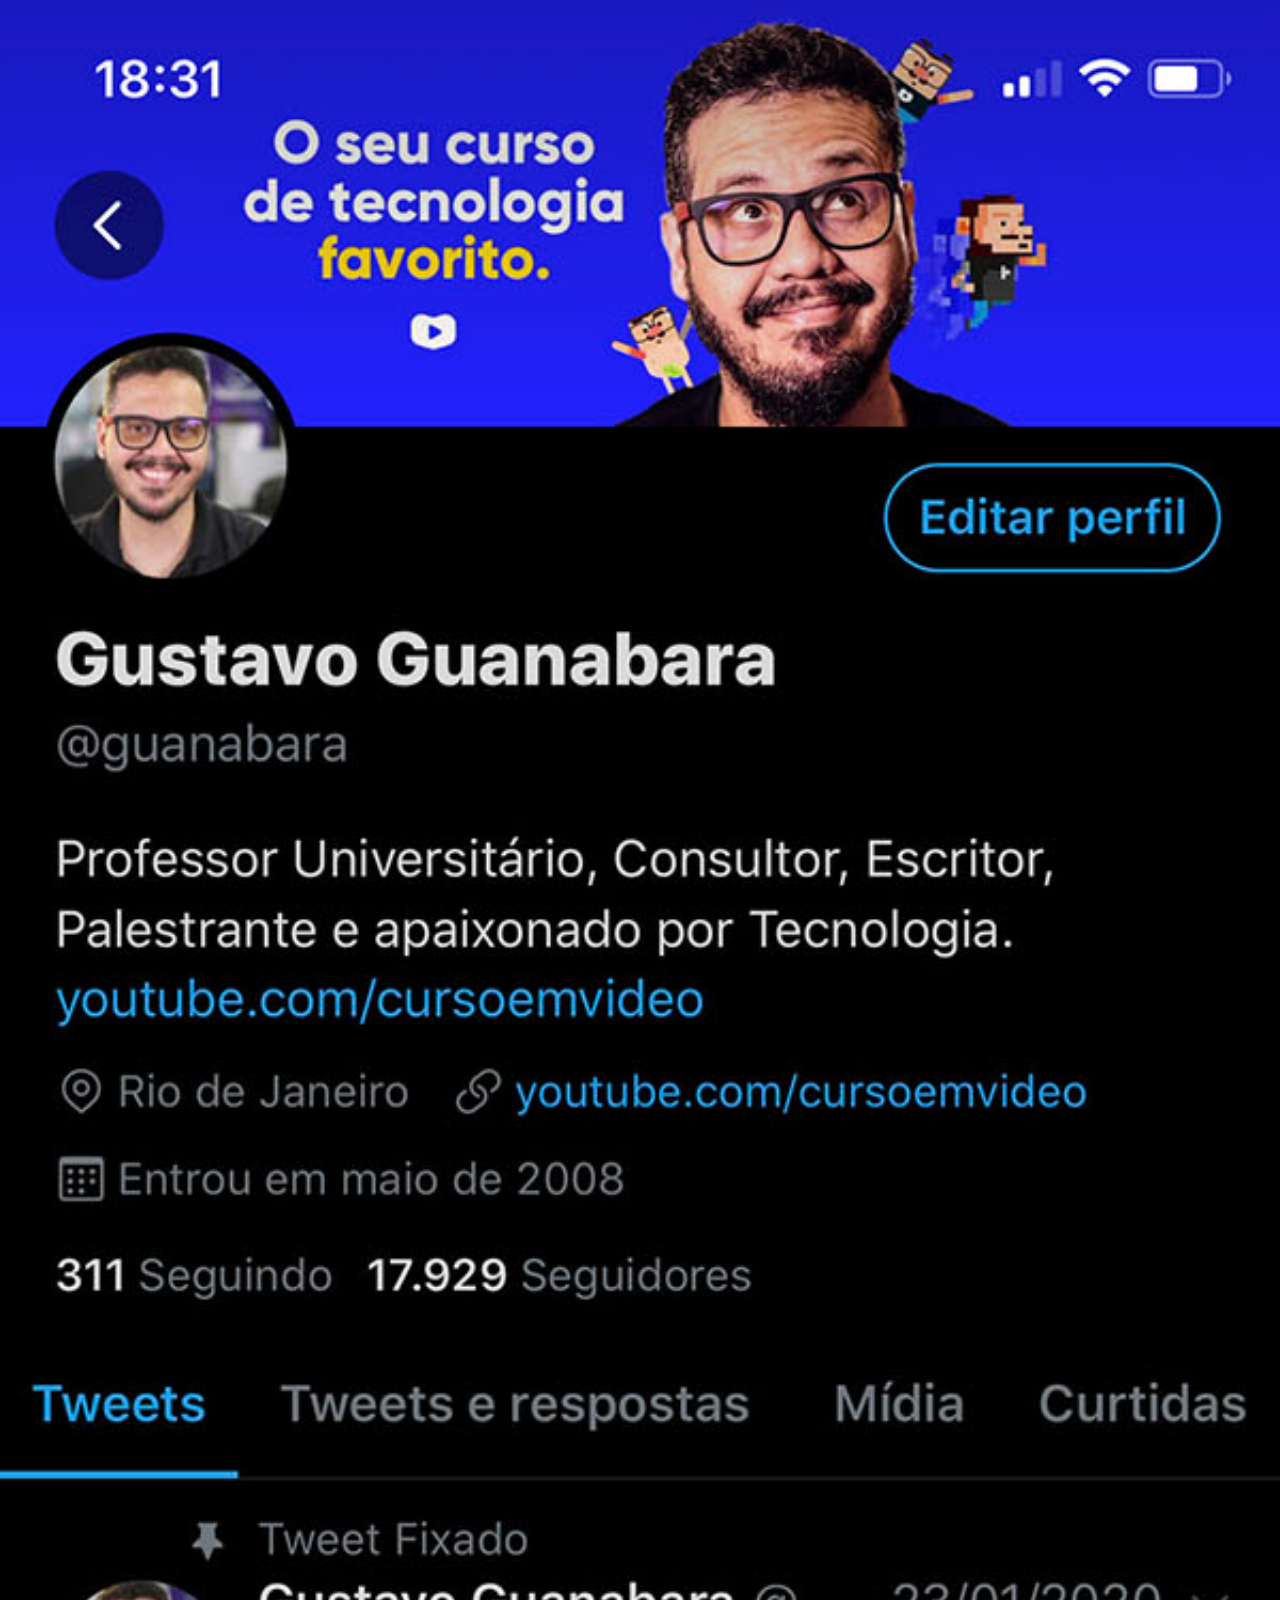
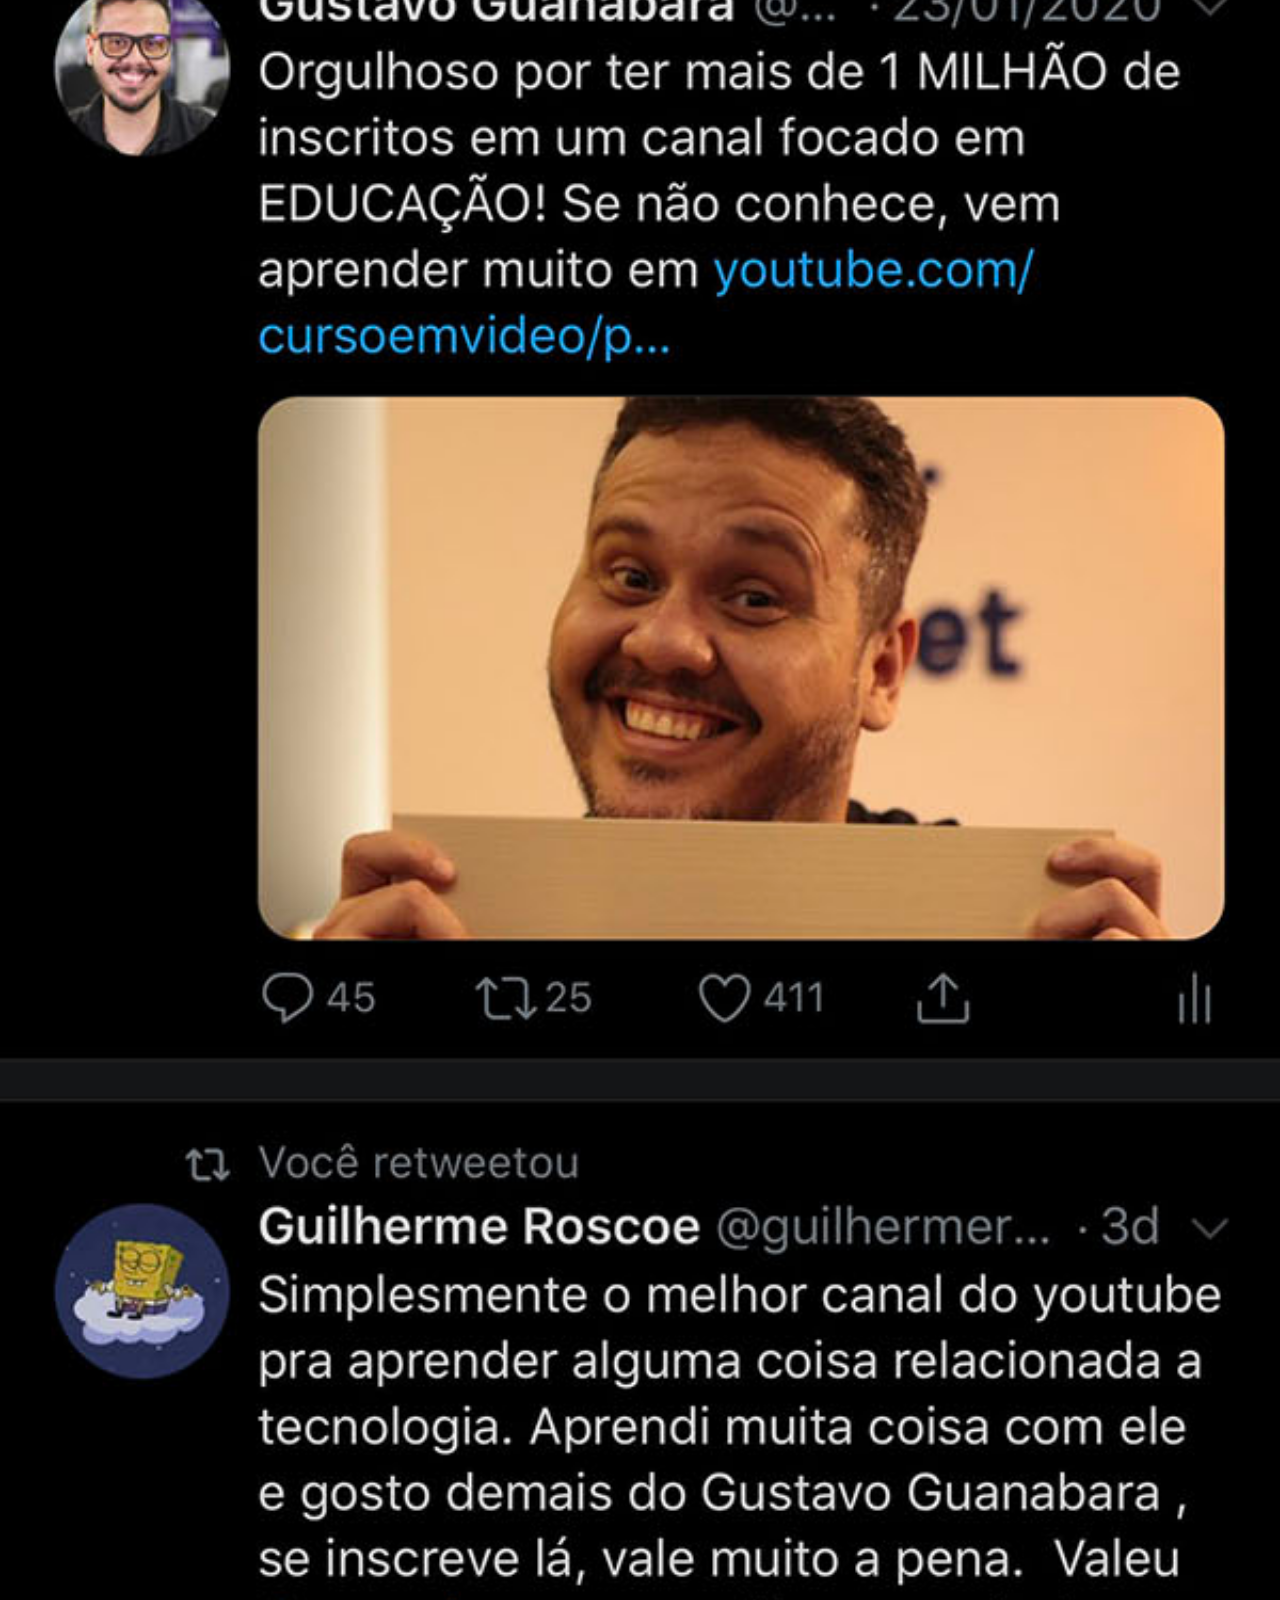
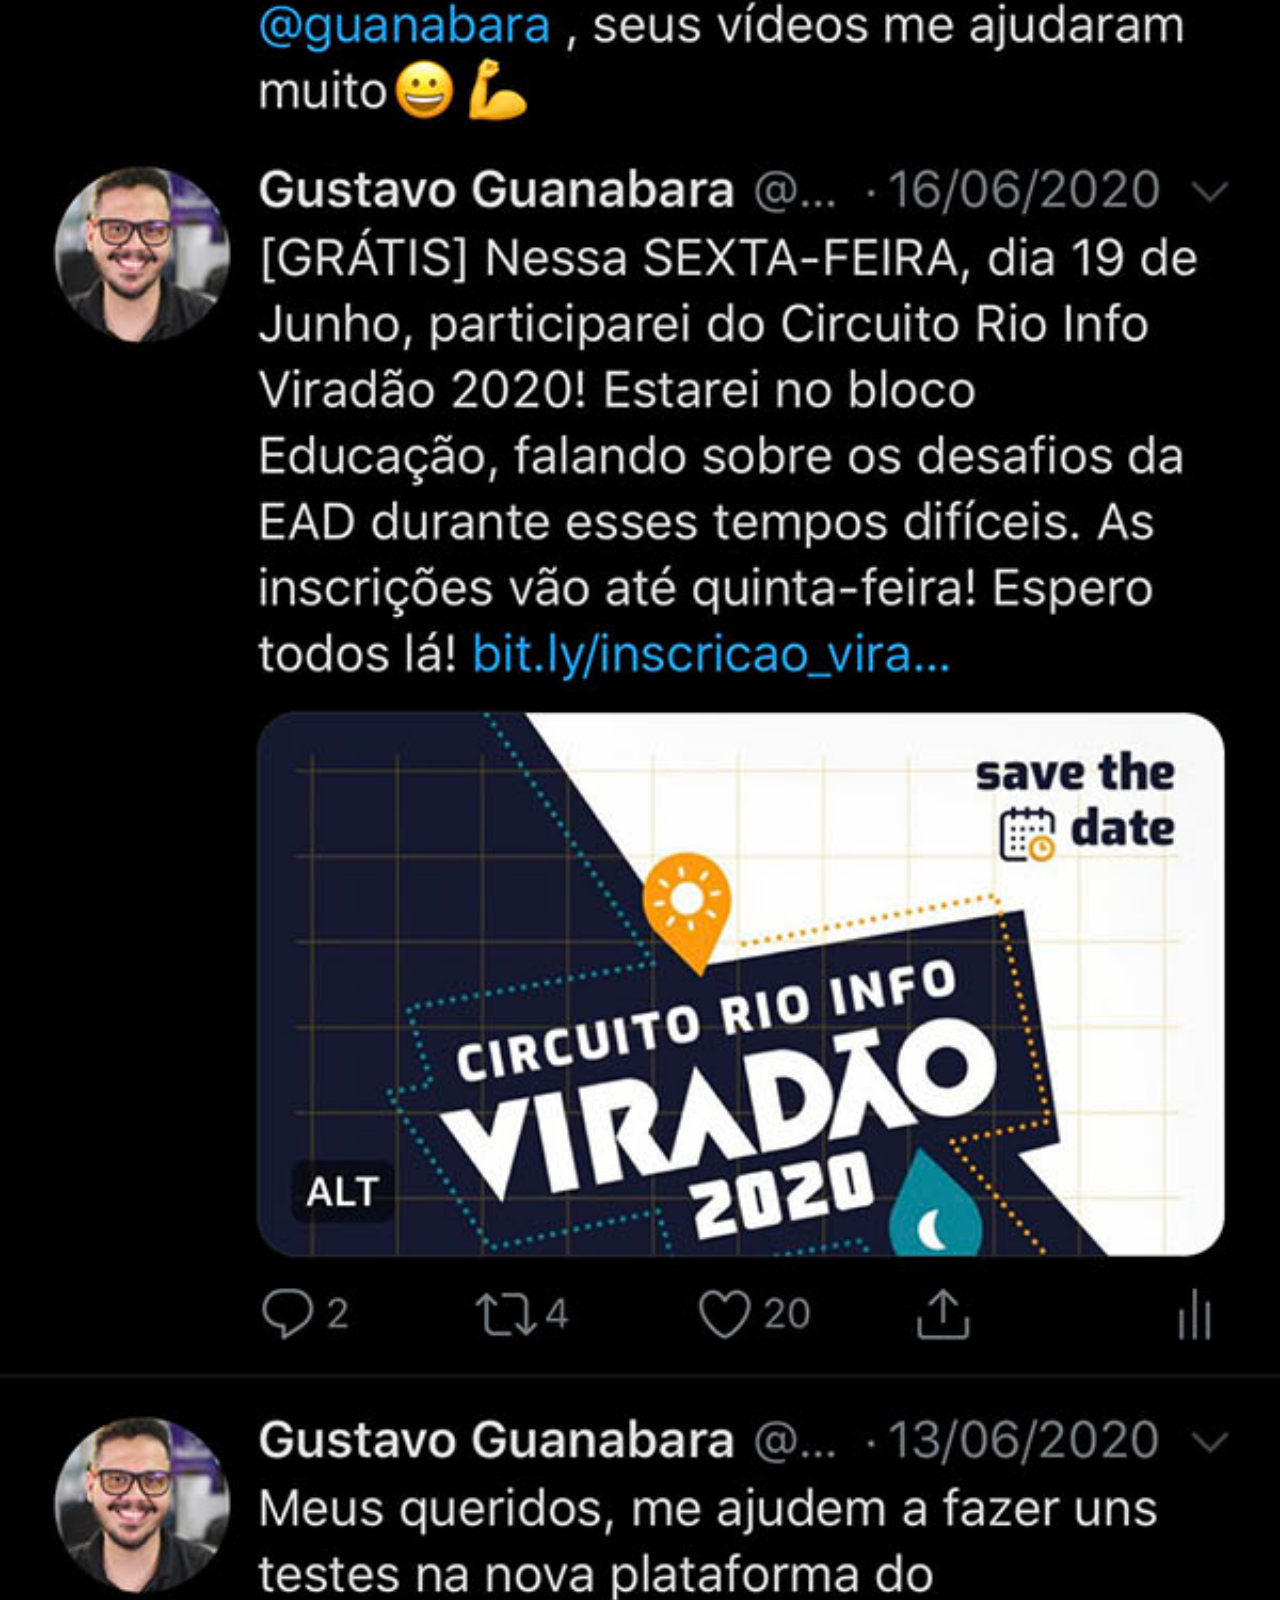
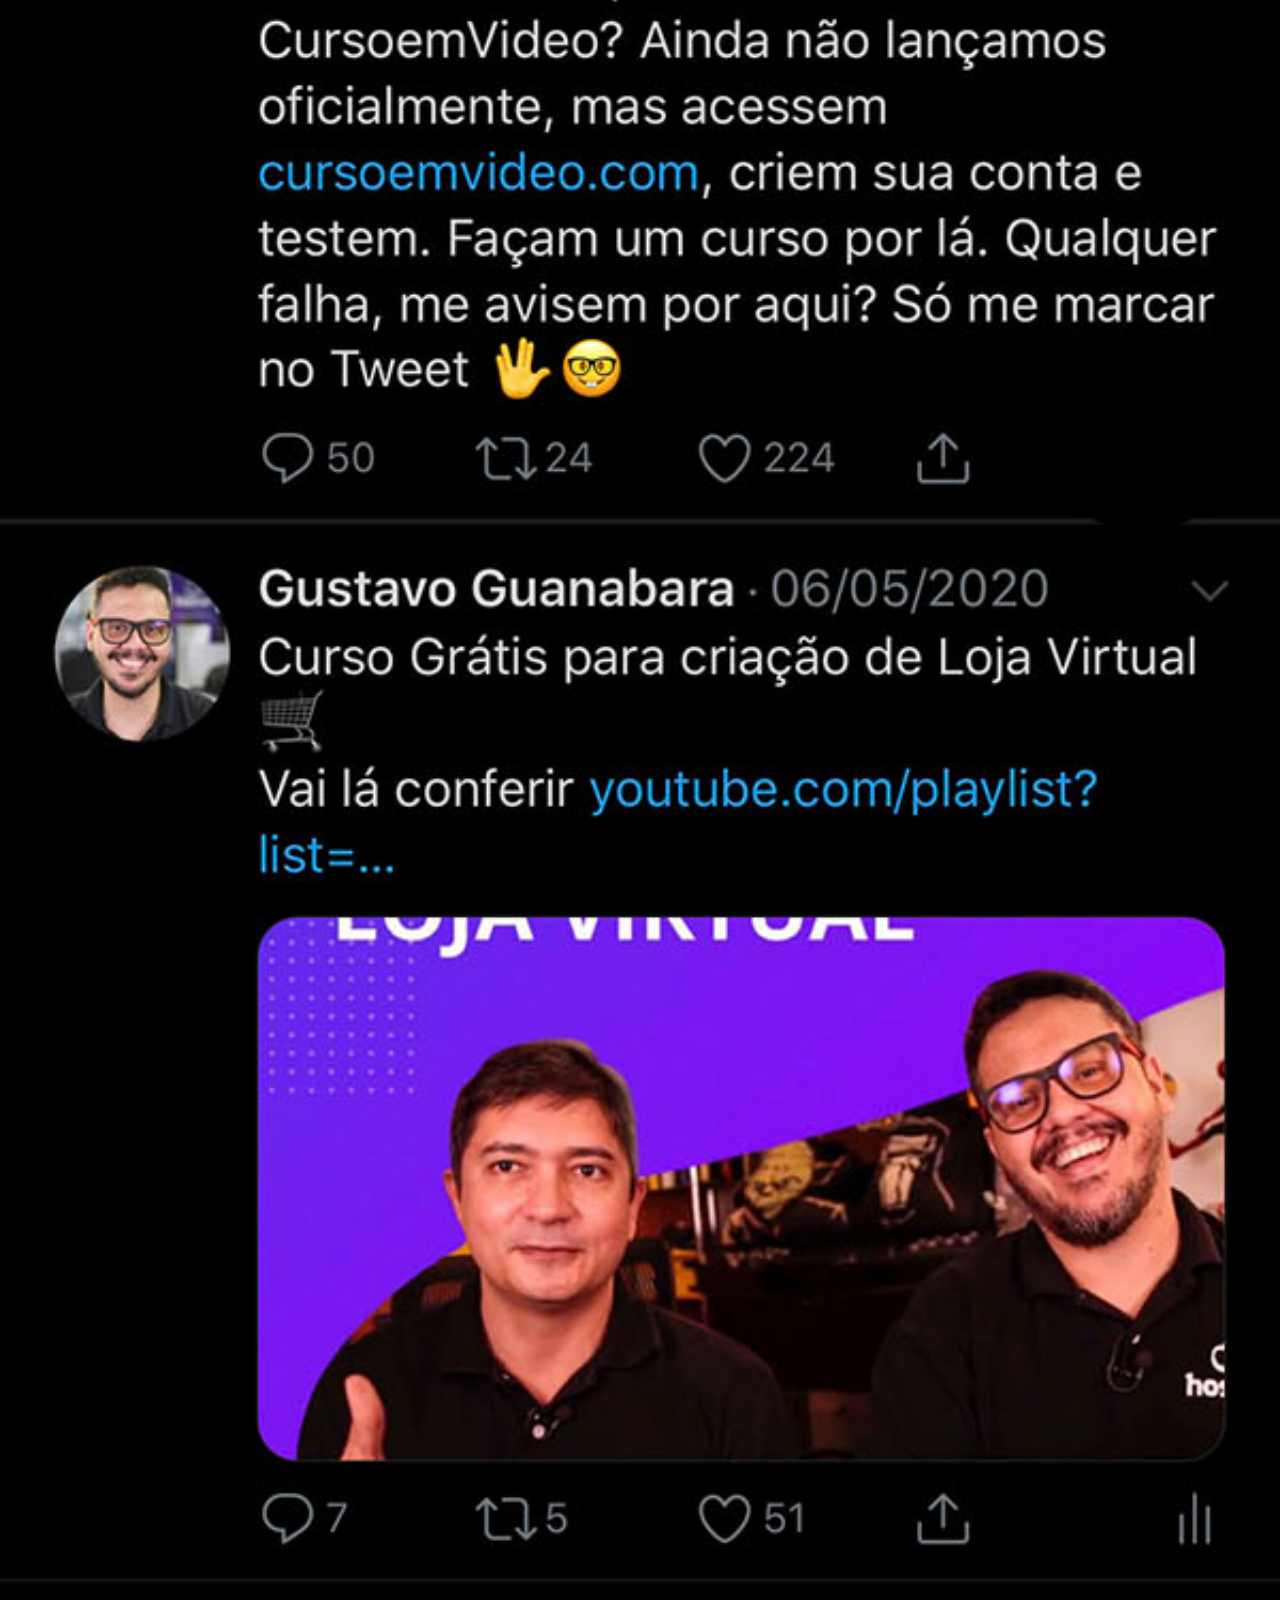
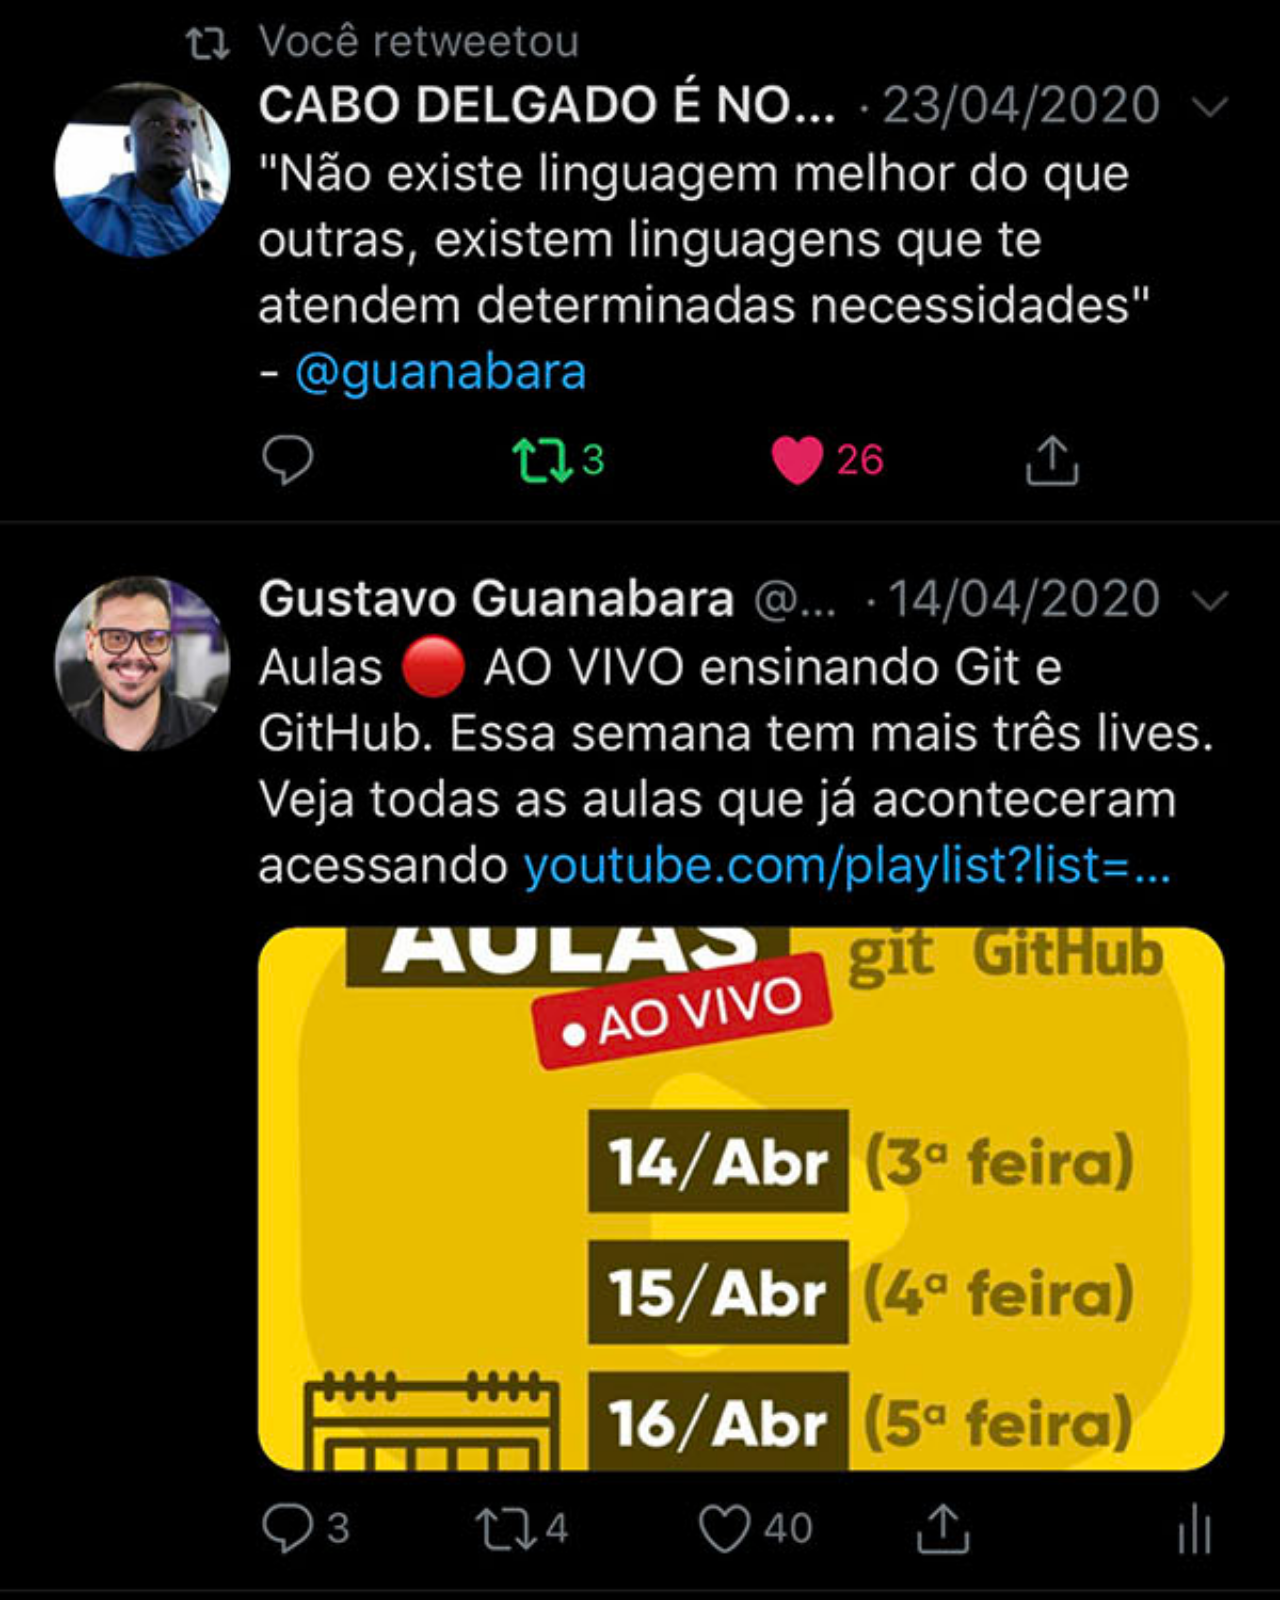
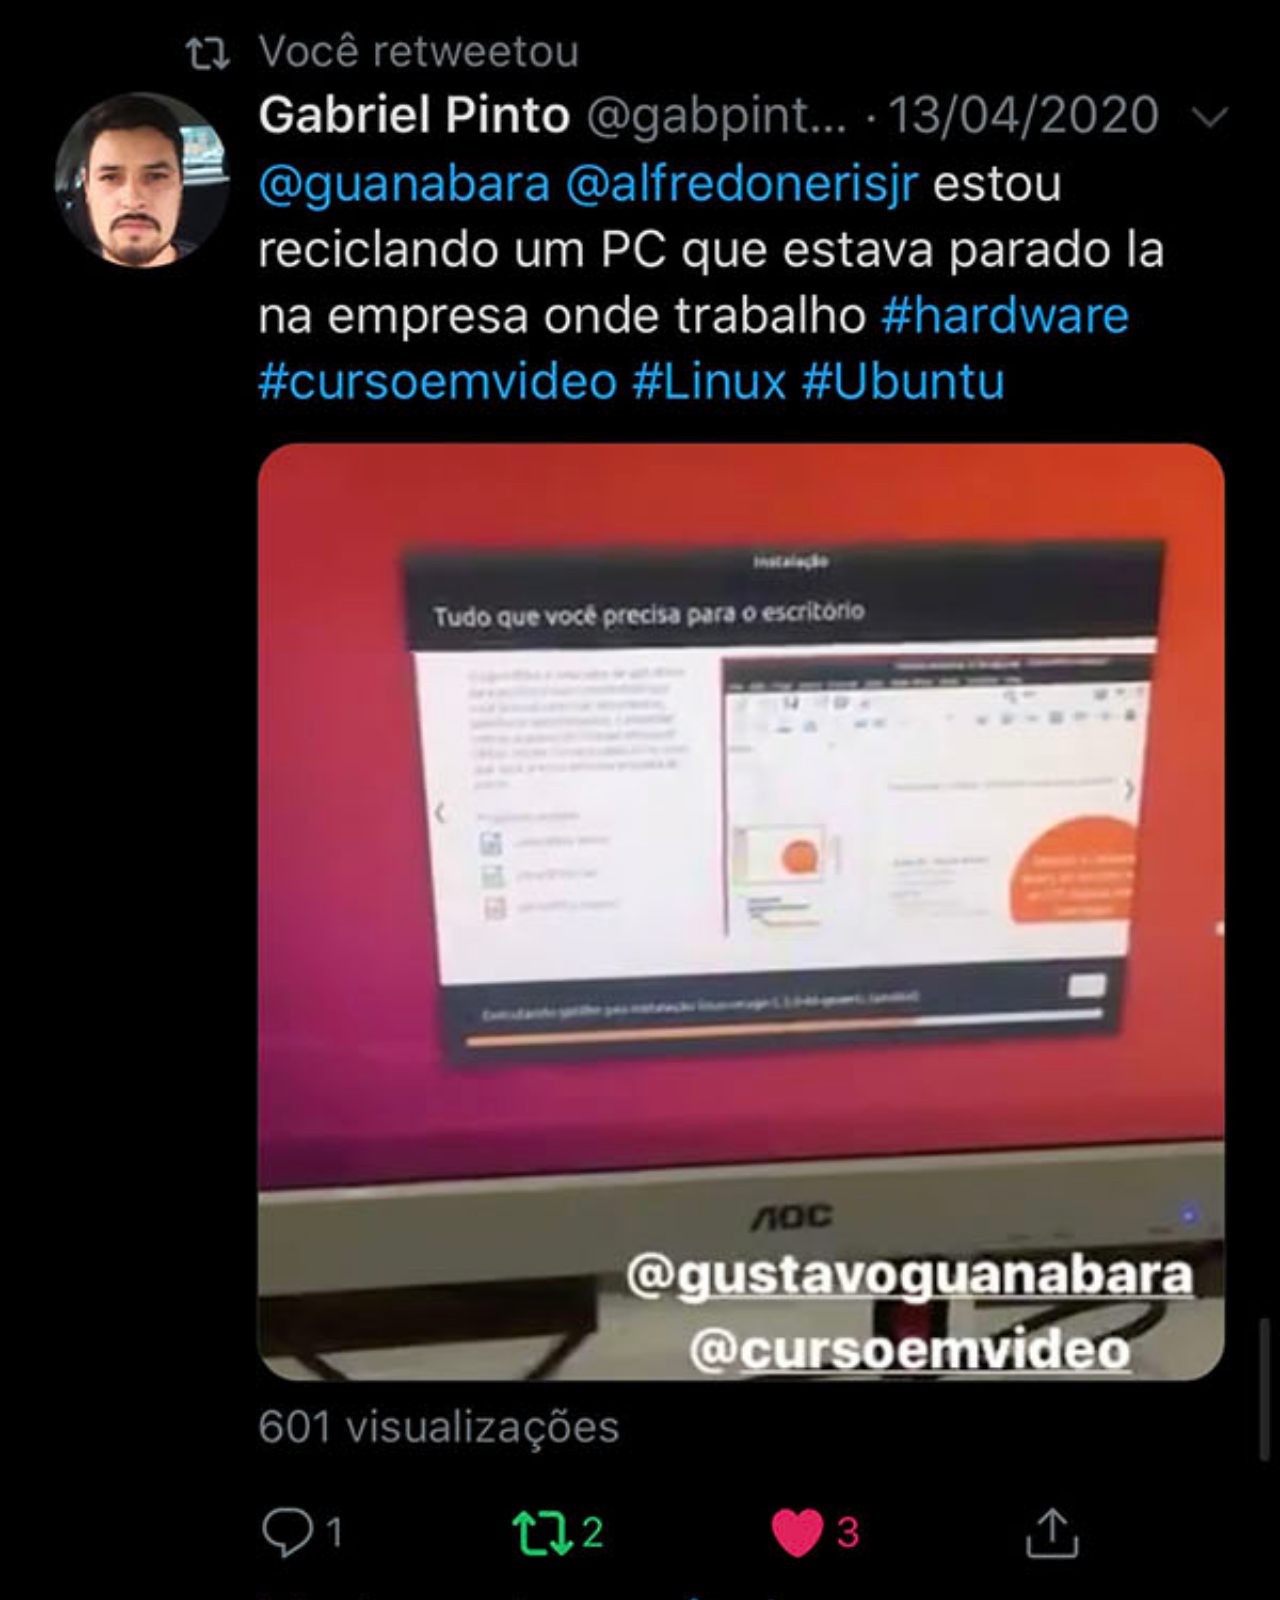
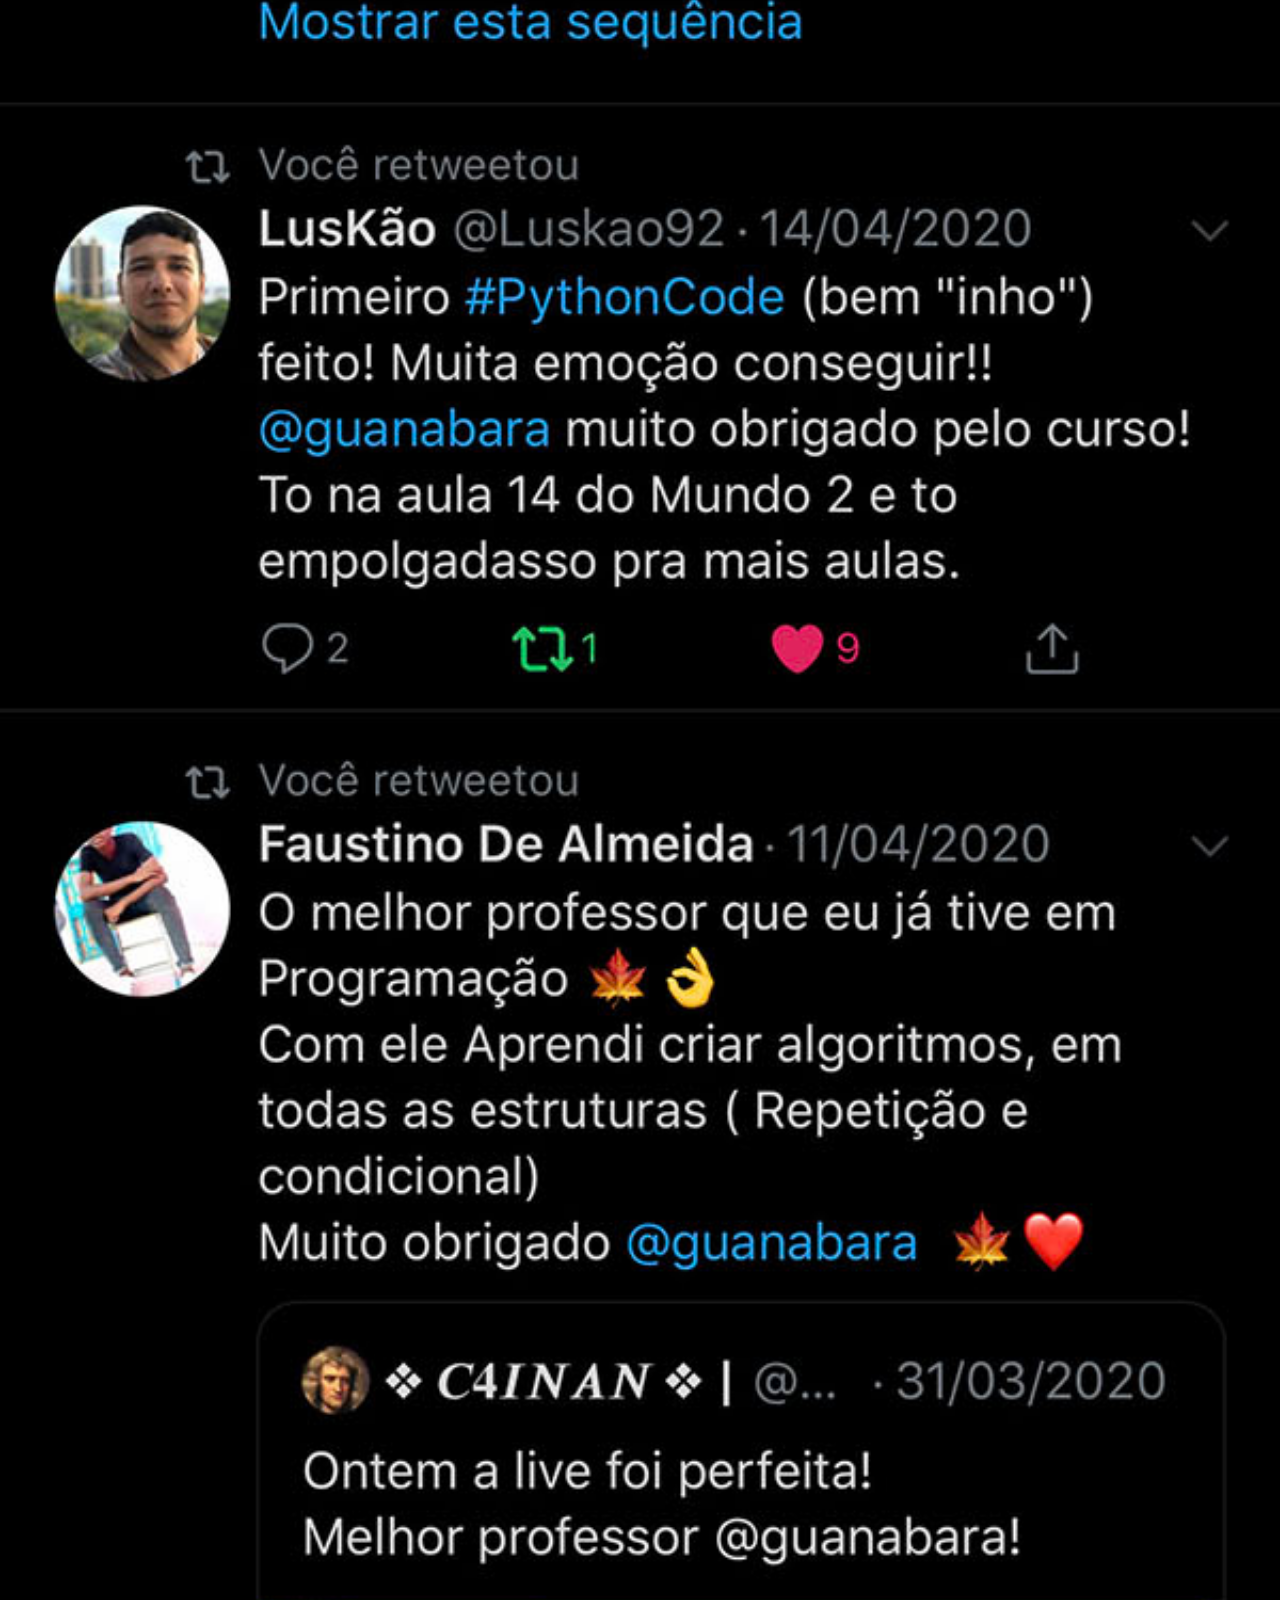
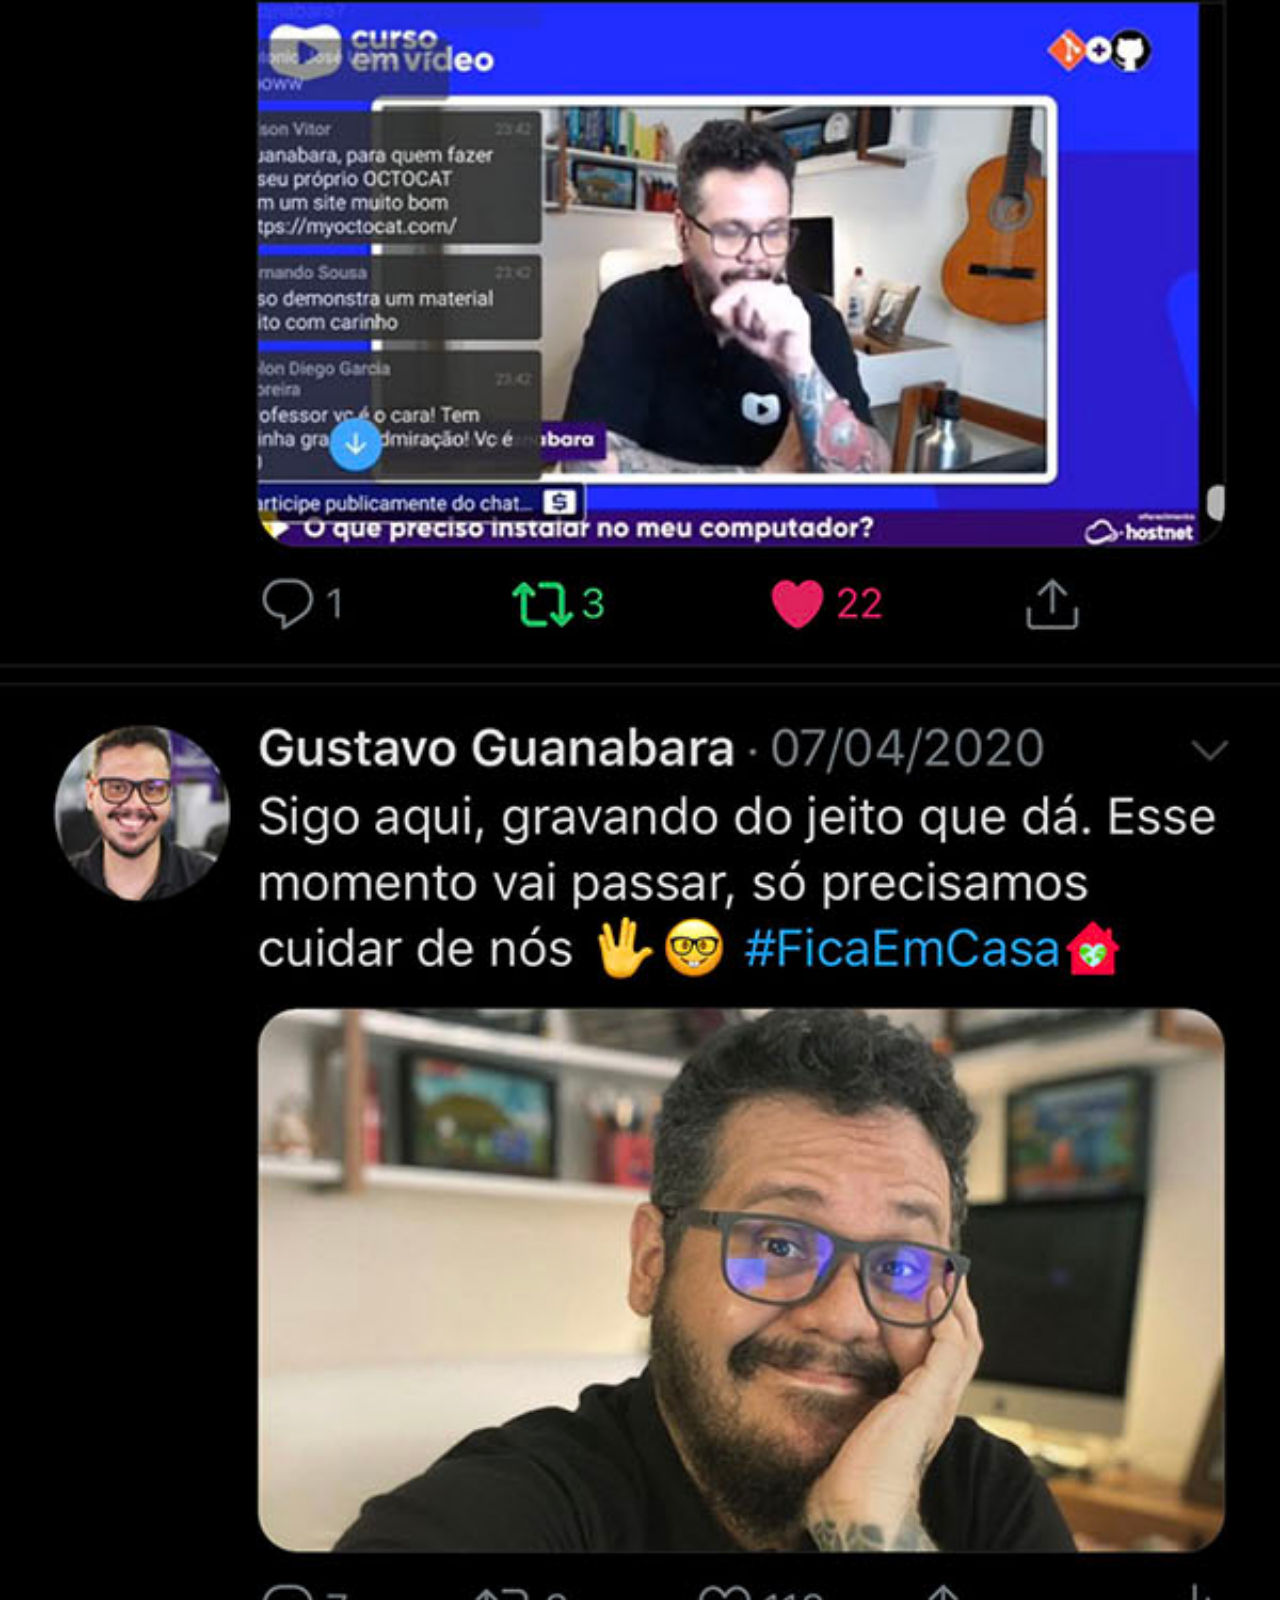
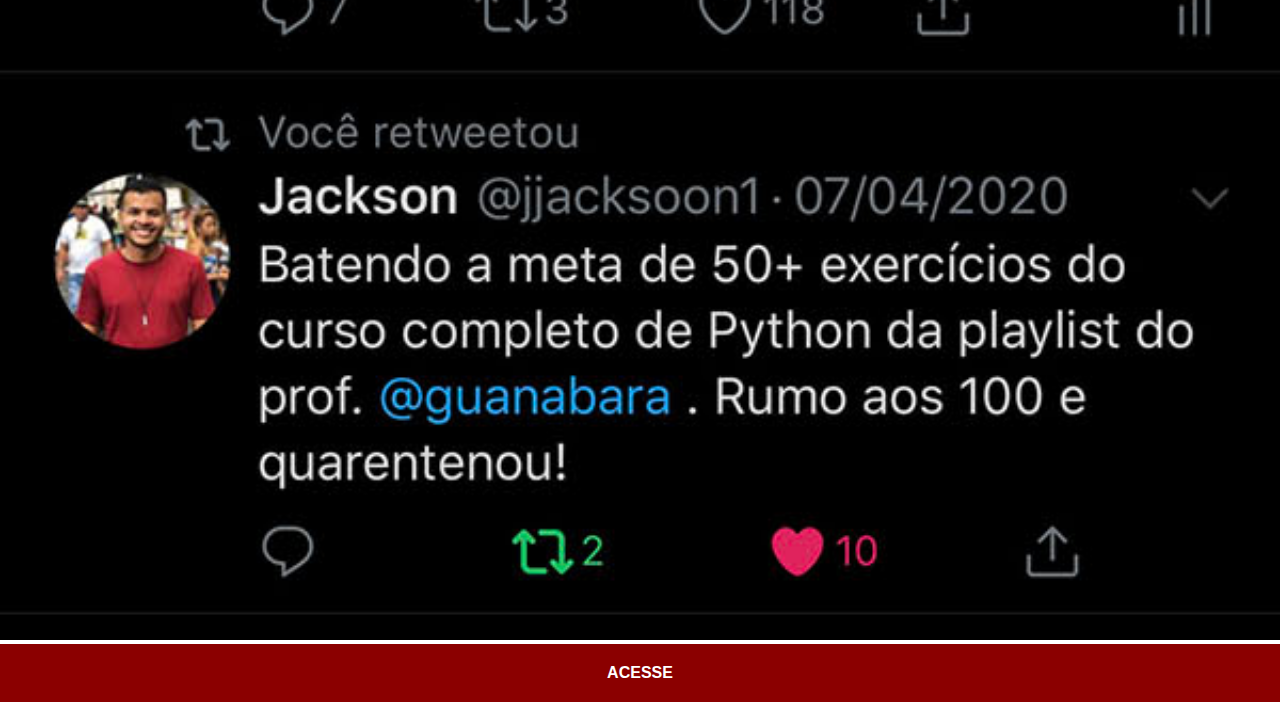
<file: twitter.html>
<!DOCTYPE html>
<html lang="pt-br">
<head>
    <meta charset="UTF-8">
    <meta name="viewport" content="width=device-width, initial-scale=1.0">
    <title>Twitter</title>
    <link rel="stylesheet" href="estilos/social.css">
</head>
<body>
    <img src="imagens/tela-twitter.jpg" alt="Twitter">
    <a href="https://x.com/guanabara" target="_blank">ACESSE</a>
</body>
</html>
</file>
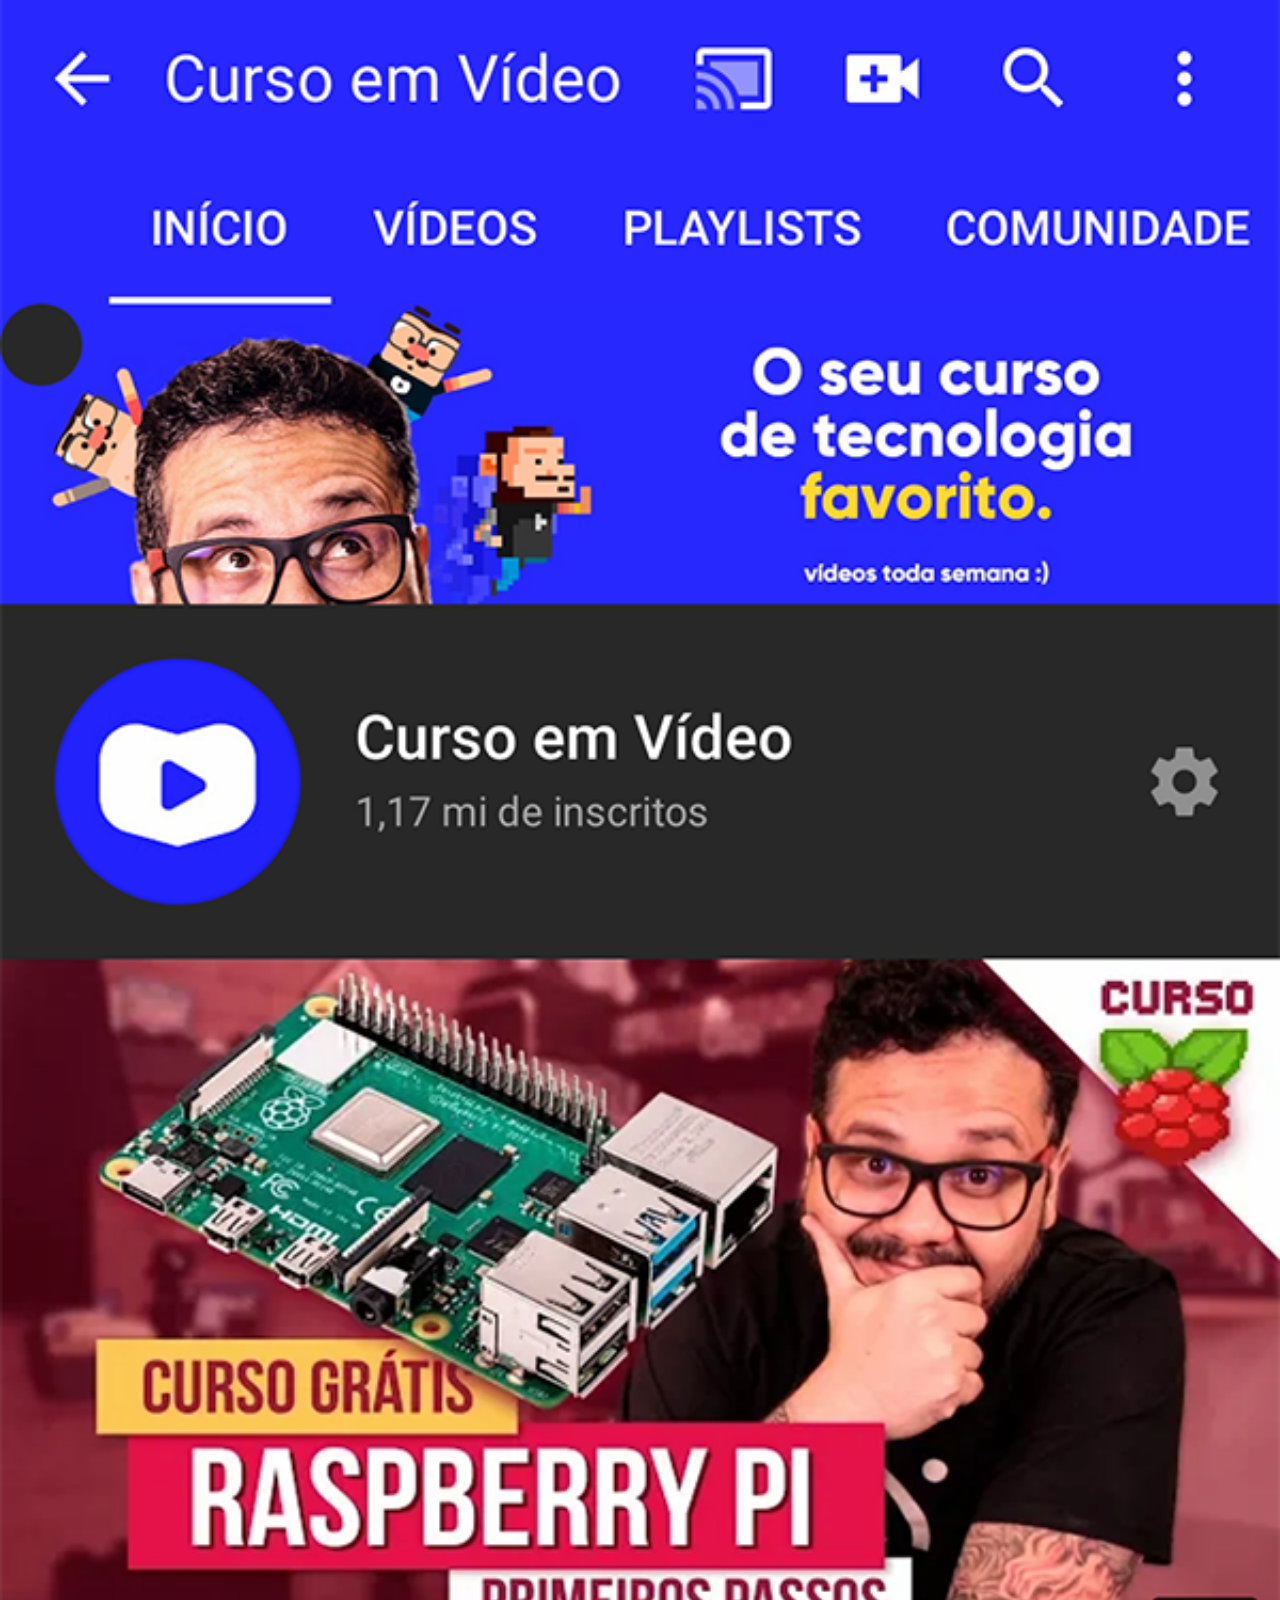
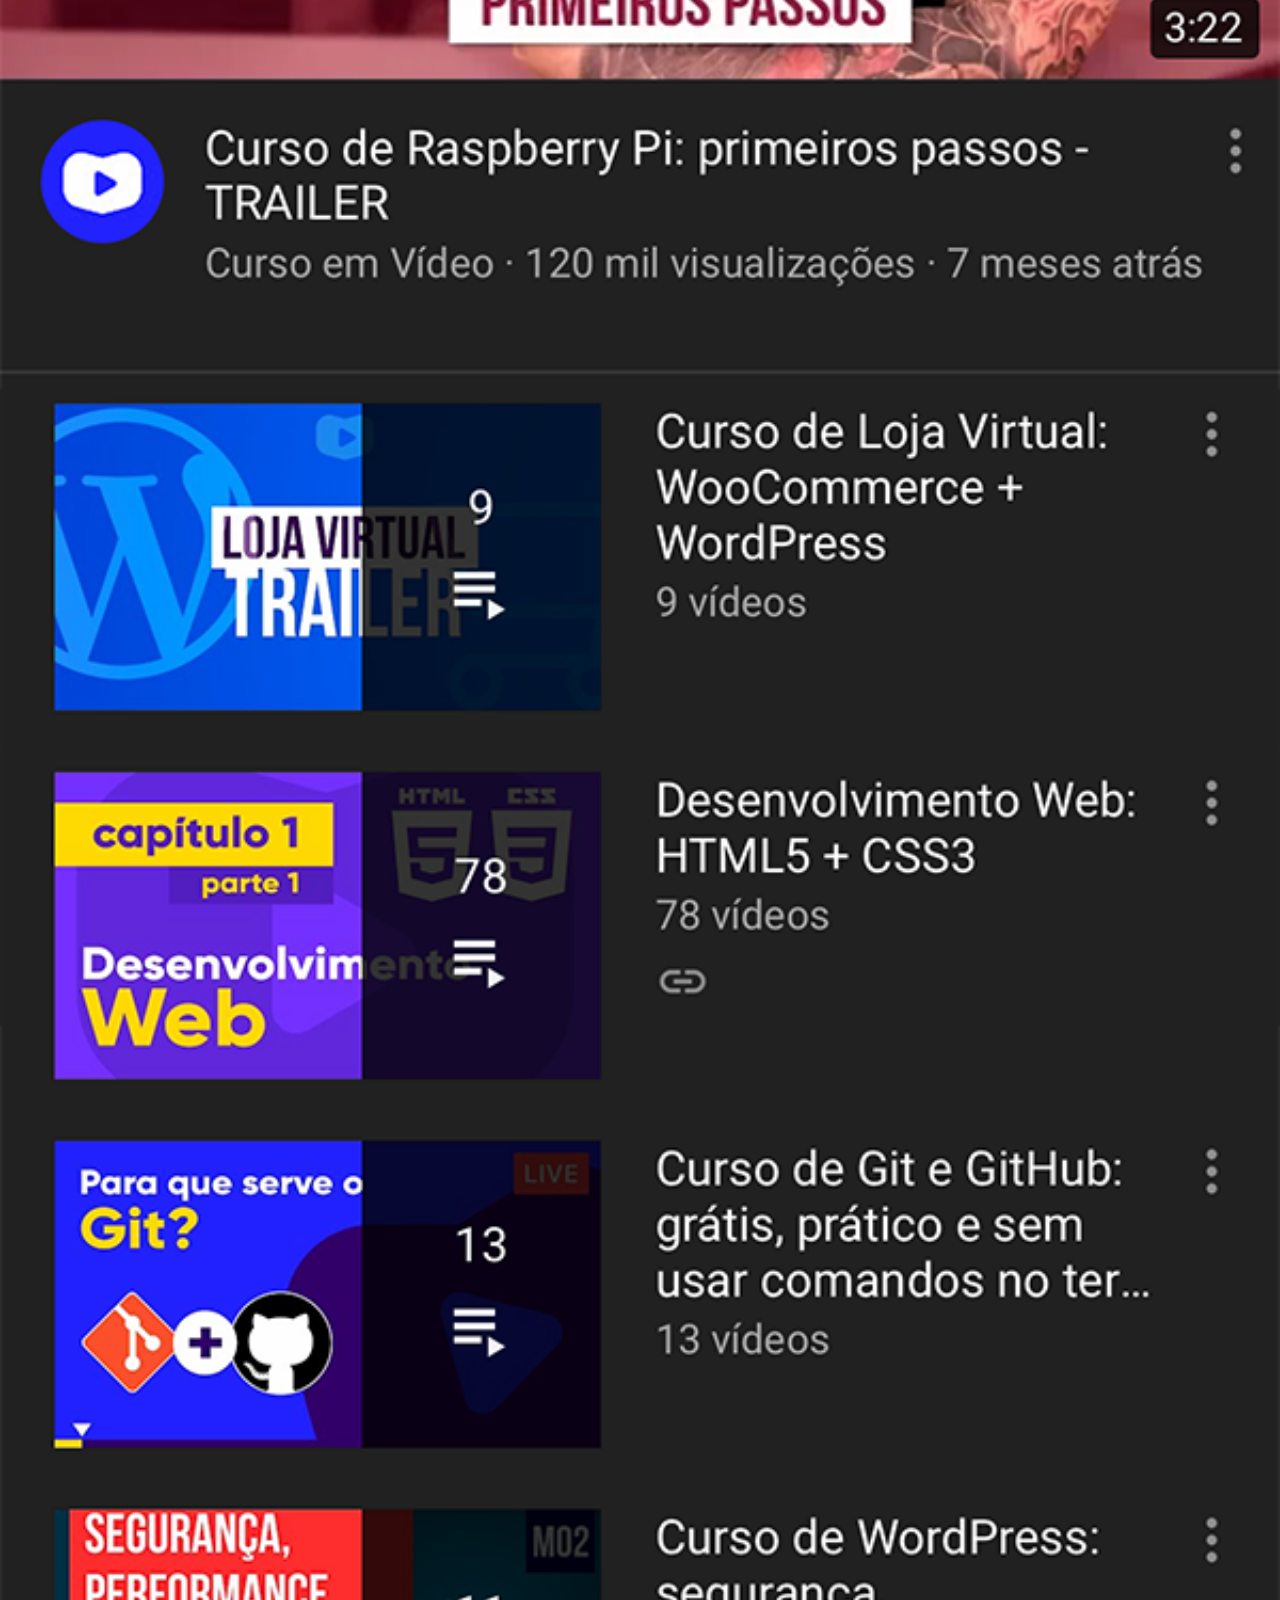
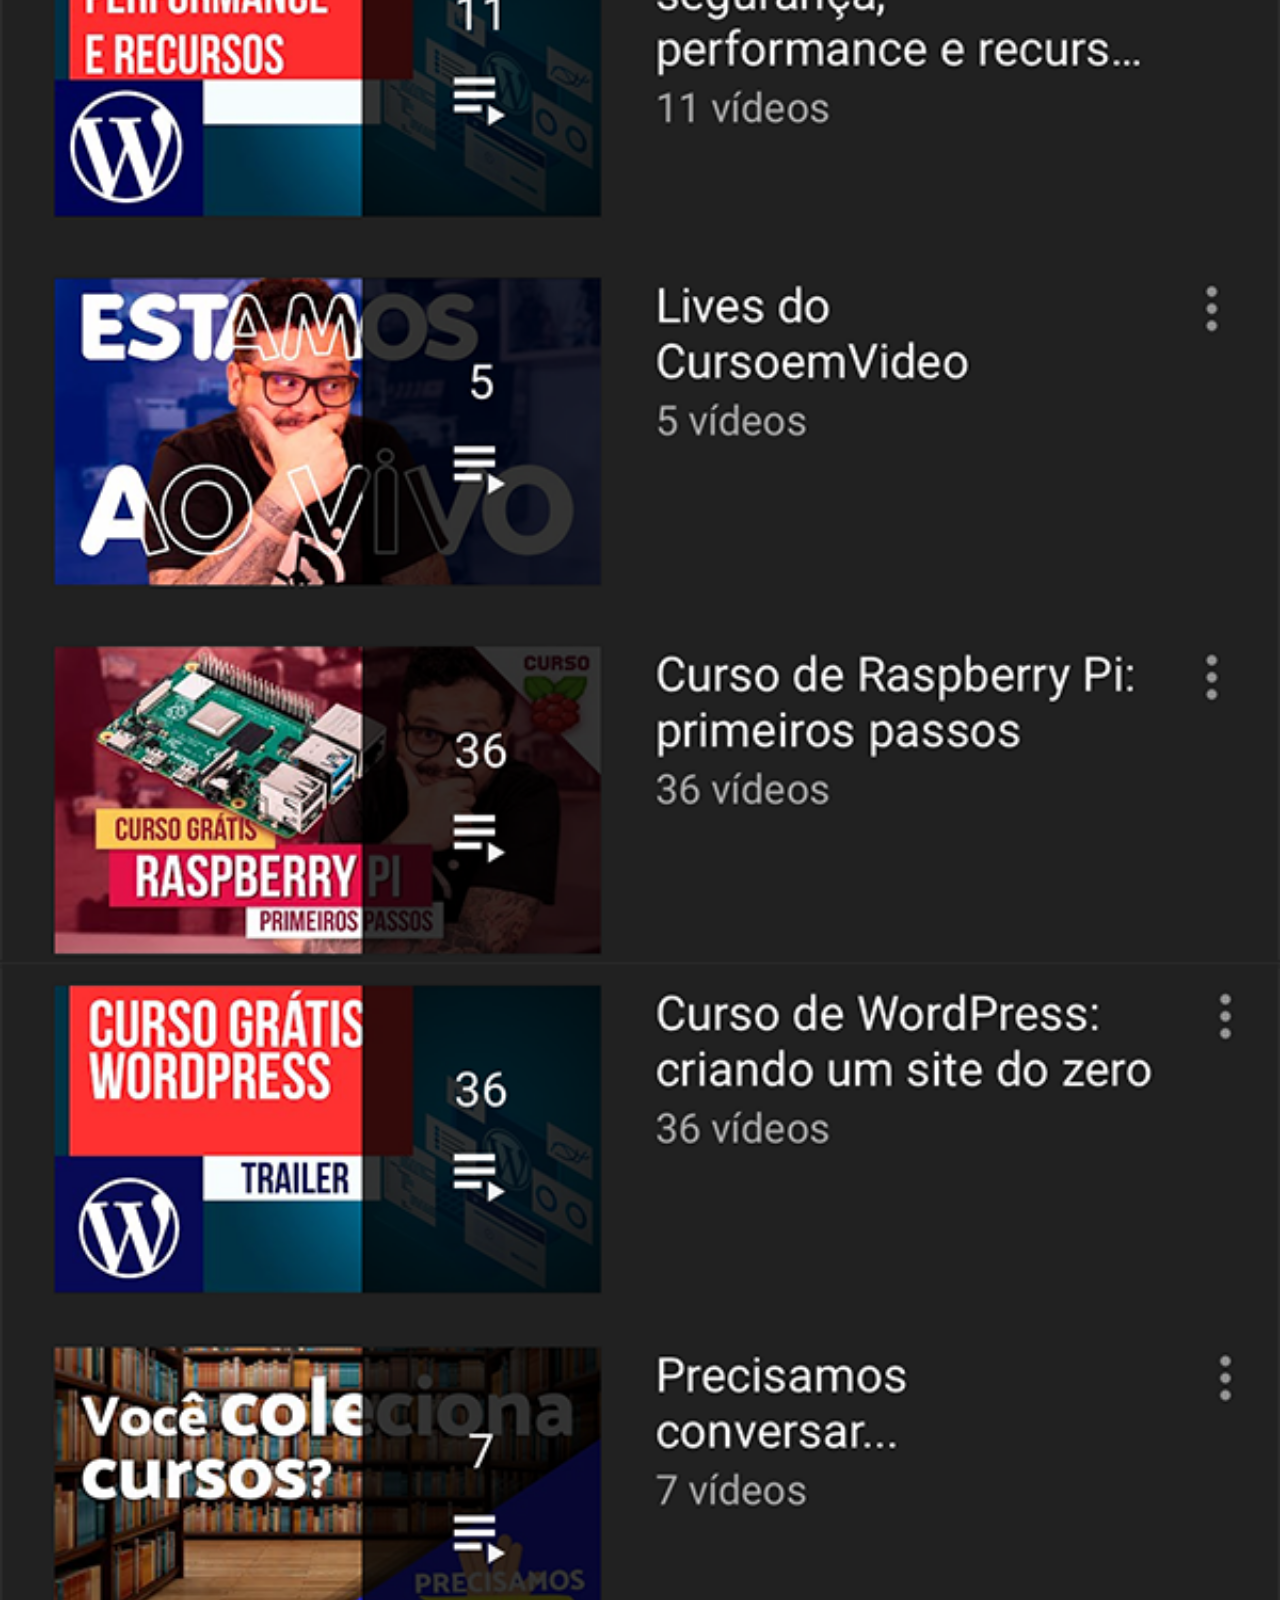
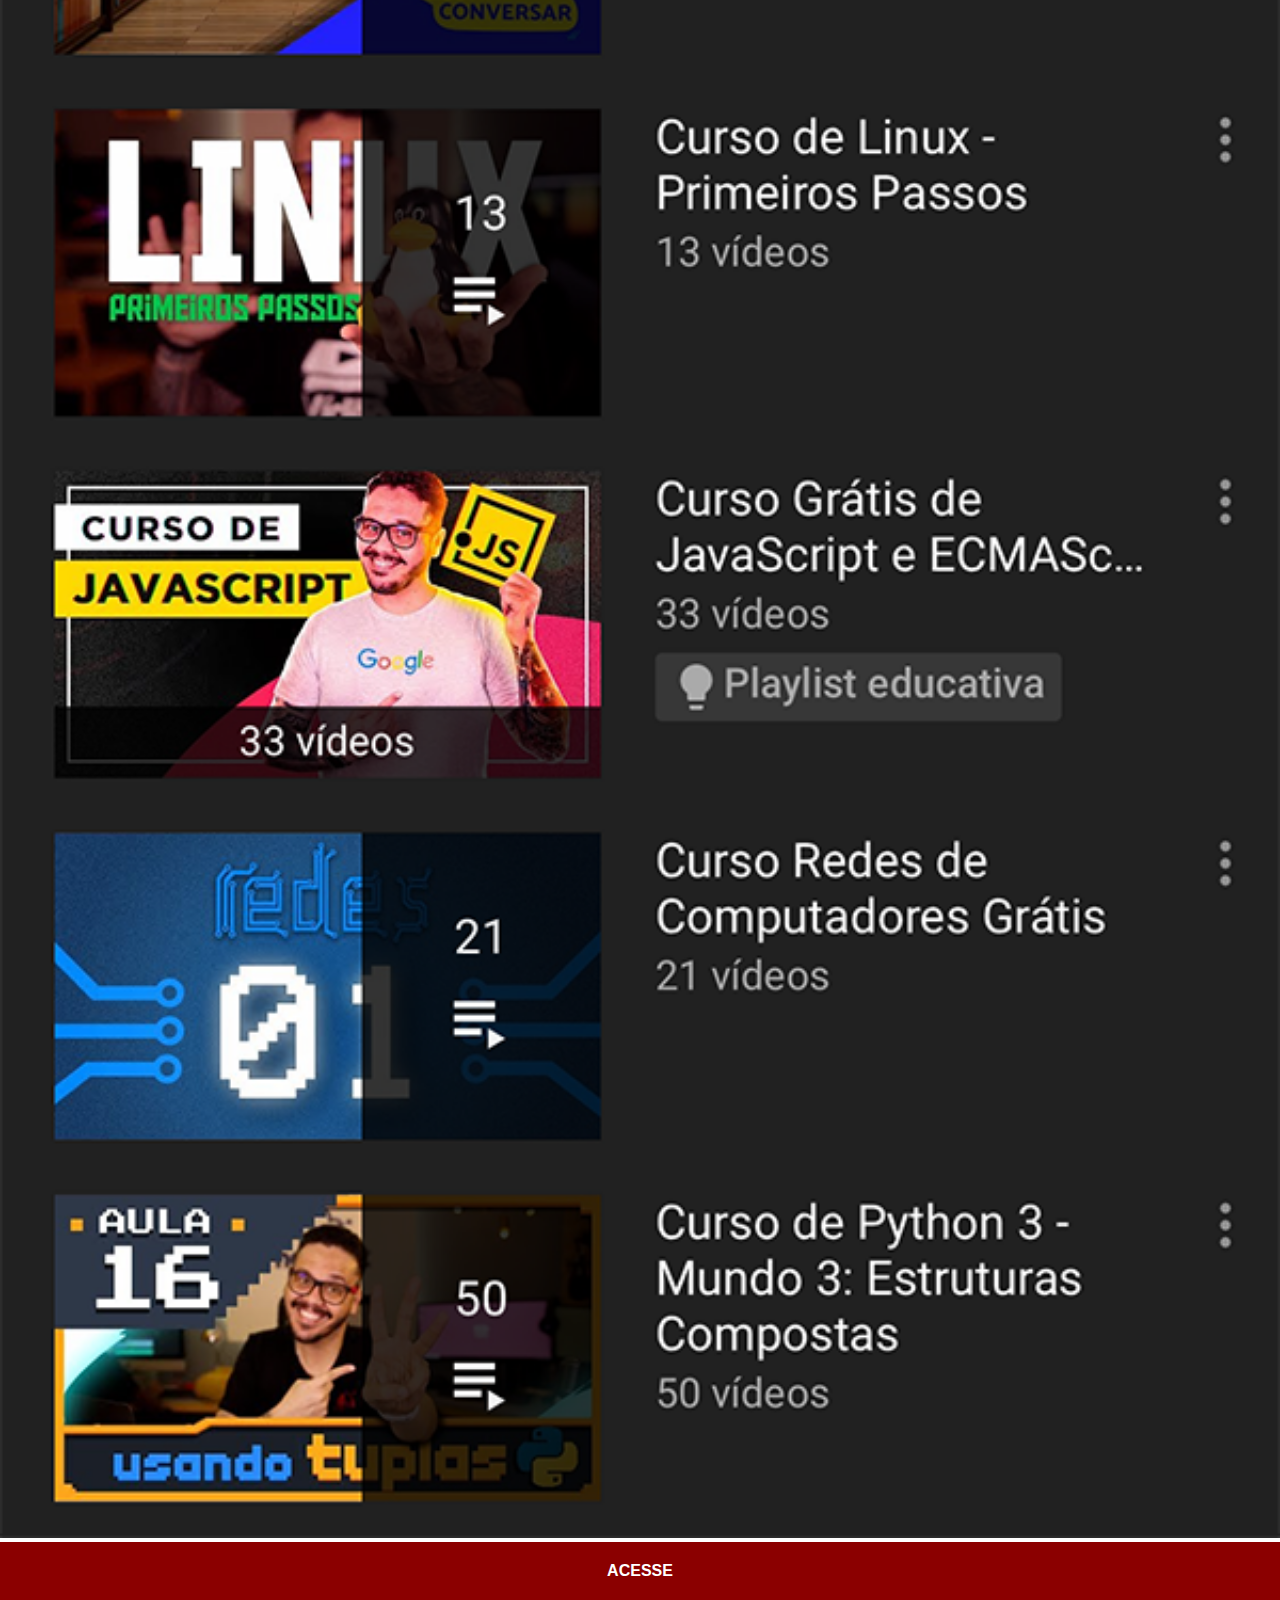
<file: youtube.html>
<!DOCTYPE html>
<html lang="pt-br">
<head>
    <meta charset="UTF-8">
    <meta name="viewport" content="width=device-width, initial-scale=1.0">
    <title>You Tube</title>
    <link rel="stylesheet" href="estilos/social.css">
</head>
<body>
    <img src="imagens/tela-youtube.png" alt="YouTube">
    <a href="https://www.youtube.com/c/CursoemV%C3%ADdeo/playlists" target="_blank">ACESSE</a>
</body>
</html>
</file>
<file: estilos/style.css>
@charset "UTF-8";

* {
    margin: 0px;
    padding: 0px;
    font-family: Arial, Helvetica, sans-serif;
}

html, body {
    height: 100vh;
    width: 100vw;
    background-color: black;
}

body {
    background: url('../imagens/fundo-madeira.jpg') no-repeat top center;
    background-size: cover;
    background-attachment: fixed ;
}

main {
    position: relative;
    height: 100vh;
}

section#telefone {
    position: absolute;
    top: 50%;
    left: 50%;
    transform: translate(-50%, -50%);

    height: 627px;
    width: 311px;
    background: url('../imagens/frame-iphone.png') no-repeat;
}

section#redes-sociais {
    text-align: right;
    padding-right: 20px;
}

section#redes-sociais img {
    width: 50px;
    margin: 10px;
    border-radius: 50%;
    box-shadow: 2px 2px 5px rgba(0, 0, 0, 0.400);
    box-sizing: border-box;
}

section#redes-sociais img:hover {
    border: 2px solid rgba(255, 255, 255, 0.637);
    transform: translate(-3px, -3px);
    box-shadow: 5px 5px 10px rgba(0, 0, 0, 0.623);
    transition: transform .4s, border 1s;
}

iframe#tela {
    position: relative;
    top: 80px;
    left: 22px;
    width: 267px;
    height: 471px;
}
</file>
<file: estilos/social.css>
@charset "UTF-8";

* {
    margin: 0px;
    padding: 0px;
    font-family: Arial, Helvetica, sans-serif;
}

::-webkit-scrollbar { /* comando para tirar barra de rolagem */
    width: 0px;
    height: 0px;
}
img{
    width: 100vw;
}

a{
    display: block;
    background-color: darkred;
    color: white;
    padding: 20px;
    text-align: center;
    font-weight: bolder;
    text-decoration: none;
}

a:hover {
    background-color: red;
}
</file>
